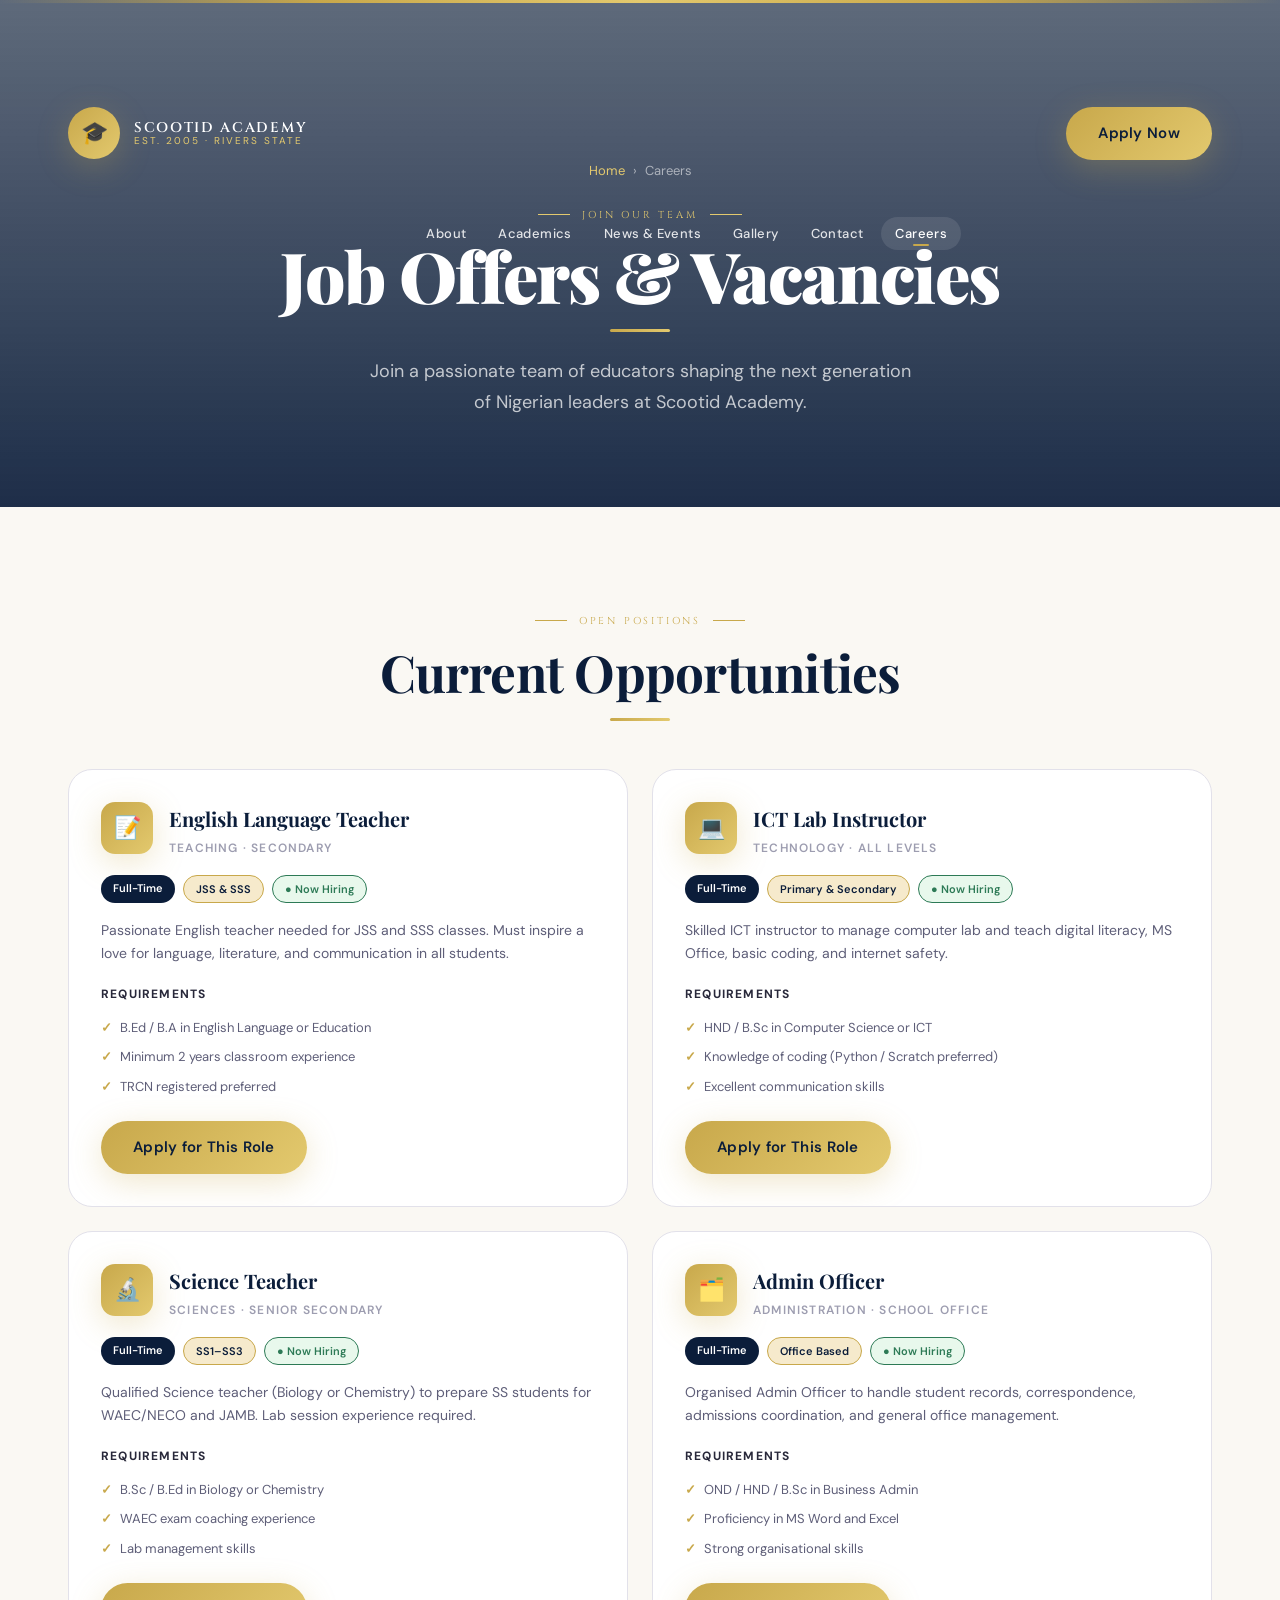
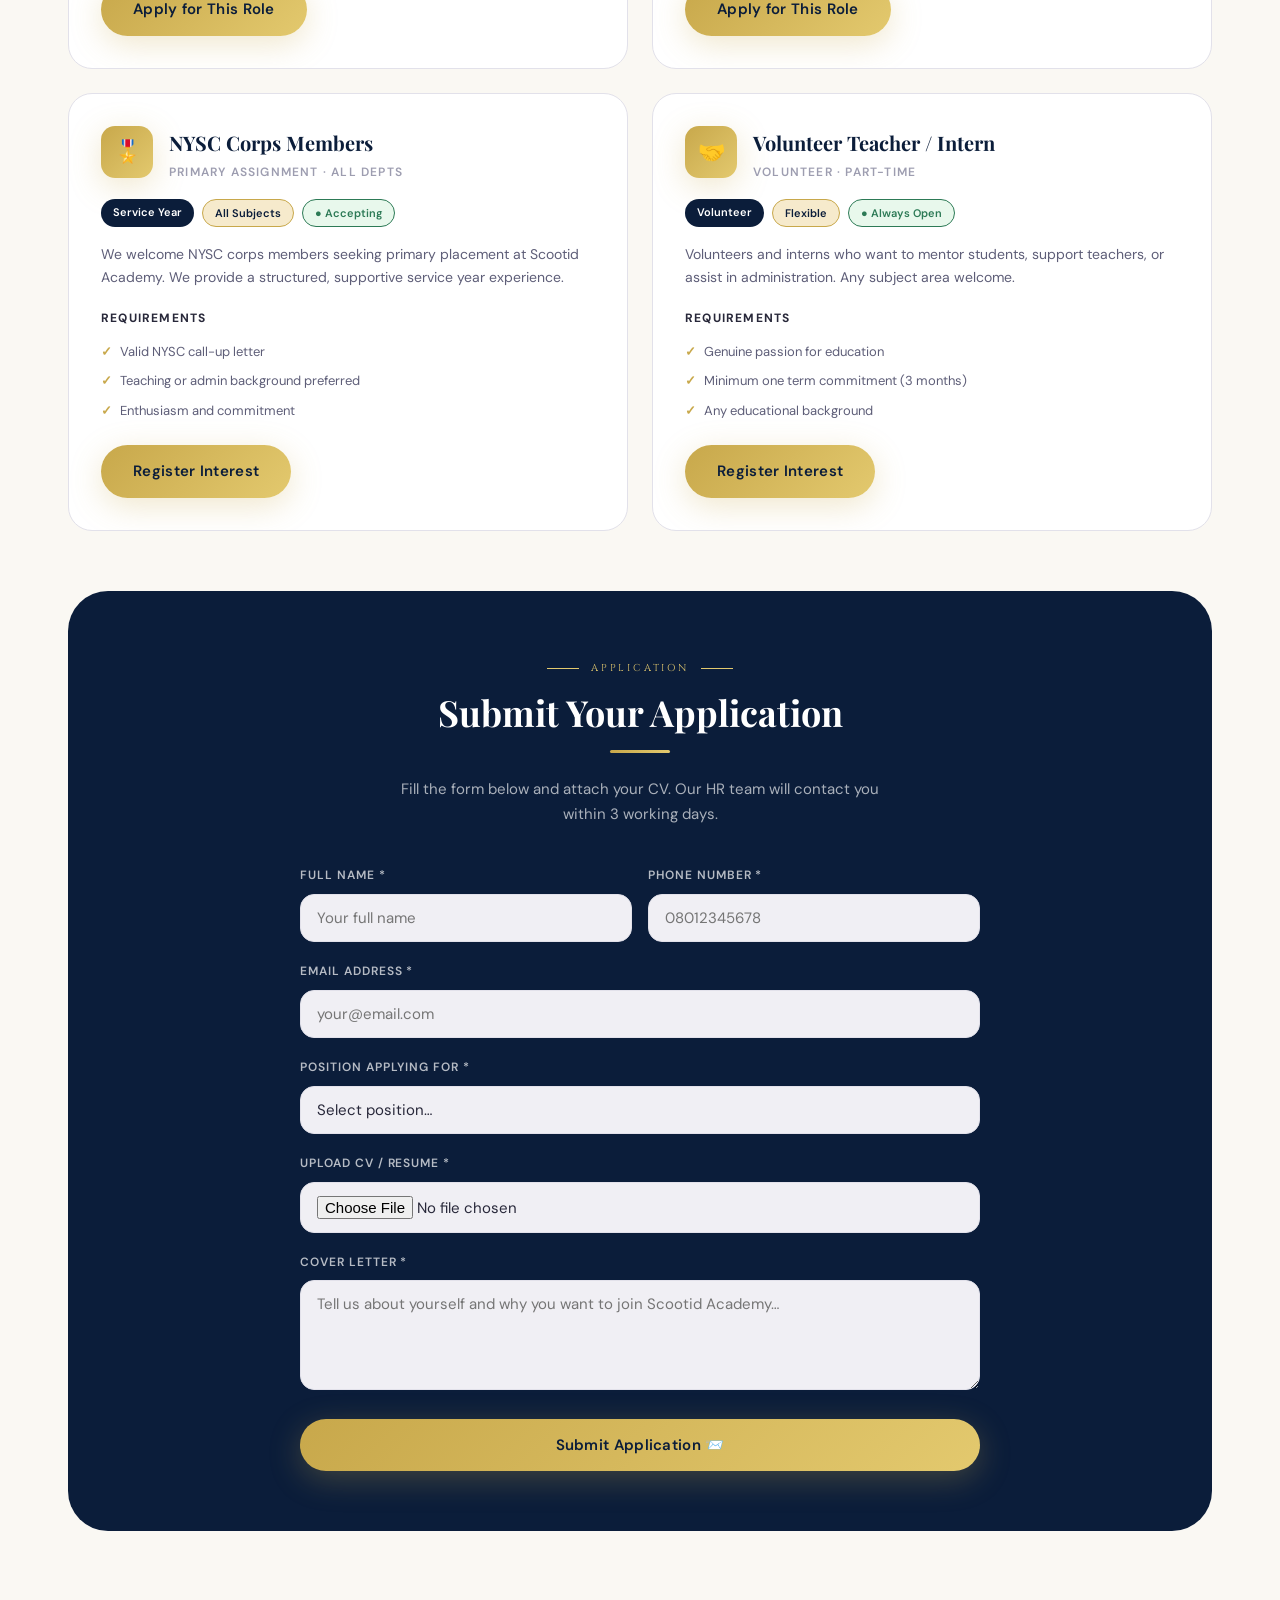
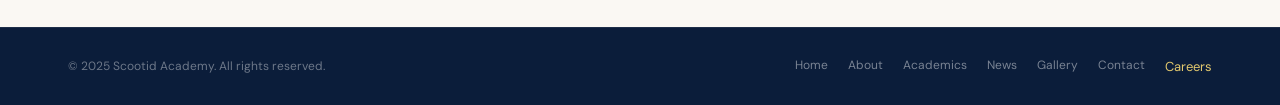
<file: pages/careers.html>
<!DOCTYPE html>
<html lang="en">
<head>
  <meta charset="UTF-8" />
  <meta name="viewport" content="width=device-width, initial-scale=1.0" />
  <title>Careers | Scootid Academy</title>
  <link rel="stylesheet" href="../css/variables.css" />
  <link rel="stylesheet" href="../css/base.css" />
  <link rel="stylesheet" href="../css/nav.css" />
  <link rel="stylesheet" href="../css/sections.css" />
  <link rel="stylesheet" href="../css/components.css" />
  <style>
    .page-hero {
      background: linear-gradient(to bottom,rgba(11,29,58,.65) 0%,rgba(11,29,58,.92) 100%),
        url('https://images.unsplash.com/photo-1562774053-701939374585?w=1400&q=80') center/cover no-repeat;
      padding:160px 0 90px;text-align:center;position:relative;
    }
    .page-hero::after { content:'';position:absolute;top:0;left:0;right:0;height:3px;background:linear-gradient(90deg,transparent,var(--gold),var(--gold-light),var(--gold),transparent); }
    .page-hero-content { position:relative;z-index:2; }
    .breadcrumb { display:flex;align-items:center;gap:8px;justify-content:center;font-size:13px;color:rgba(255,255,255,.55);margin-bottom:16px; }
    .breadcrumb a { color:var(--gold-light); }

    .jobs-grid { display:grid;grid-template-columns:repeat(2,1fr);gap:24px; }
    .job-card { background:var(--white);border-radius:var(--r-lg);border:1px solid var(--gray-200);padding:32px;transition:var(--transition);position:relative;overflow:hidden; }
    .job-card::before { content:'';position:absolute;top:0;left:0;width:4px;height:100%;background:linear-gradient(to bottom,var(--gold),var(--gold-light));transform:scaleY(0);transform-origin:top;transition:var(--transition); }
    .job-card:hover { border-color:var(--gold);box-shadow:var(--shadow-md);transform:translateY(-4px); }
    .job-card:hover::before { transform:scaleY(1); }
    .job-header { display:flex;align-items:flex-start;gap:16px;margin-bottom:16px; }
    .job-icon { width:52px;height:52px;border-radius:var(--r-md);background:linear-gradient(135deg,var(--gold),var(--gold-light));display:flex;align-items:center;justify-content:center;font-size:22px;flex-shrink:0;box-shadow:var(--shadow-gold); }
    .job-title { font-family:var(--font-heading);font-size:20px;font-weight:700;color:var(--navy);margin-bottom:4px; }
    .job-dept { font-size:12px;color:var(--gray-400);text-transform:uppercase;letter-spacing:.1em;font-weight:600; }
    .job-tags { display:flex;gap:8px;flex-wrap:wrap;margin-bottom:16px; }
    .job-tag { padding:4px 12px;border-radius:var(--r-full);font-size:11px;font-weight:600; }
    .tag-type { background:var(--navy);color:var(--white); }
    .tag-level { background:var(--gold-pale);color:var(--navy);border:1px solid var(--gold); }
    .tag-open { background:#e8f8ec;color:var(--success);border:1px solid var(--success); }
    .job-desc { font-size:14px;color:var(--gray-600);line-height:1.65;margin-bottom:20px; }
    .req-title { font-size:12px;font-weight:700;text-transform:uppercase;letter-spacing:.1em;color:var(--gray-800);margin-bottom:8px; }
    .req-item { font-size:13px;color:var(--gray-600);padding:4px 0;display:flex;align-items:center;gap:8px; }
    .req-item::before { content:'✓';color:var(--gold);font-weight:700; }

    .apply-section { background:var(--navy);border-radius:var(--r-xl);padding:60px 52px;margin-top:60px; }
    @media(max-width:768px) { .jobs-grid { grid-template-columns:1fr; } .apply-section { padding:36px 24px; } }
  </style>
</head>
<body>

  <nav id="navbar" role="navigation">
    <div class="container">
      <div class="nav-inner">
        <a href="../index.html" class="nav-logo">
          <div class="nav-logo-crest">🎓</div>
          <div class="nav-logo-text">
            <span class="nav-logo-name">Scootid Academy</span>
            <span class="nav-logo-tagline">Est. 2005 · Rivers State</span>
          </div>
        </a>
        <ul class="nav-links">
          <li><a href="about.html"     class="nav-link">About</a></li>
          <li><a href="academics.html" class="nav-link">Academics</a></li>
          <li><a href="news.html"      class="nav-link">News &amp; Events</a></li>
          <li><a href="gallery.html"   class="nav-link">Gallery</a></li>
          <li><a href="contact.html"   class="nav-link">Contact</a></li>
          <li><a href="careers.html"   class="nav-link active">Careers</a></li>
        </ul>
        <div class="nav-actions">
          <a href="contact.html" class="btn btn-primary">Apply Now</a>
          <button class="hamburger" id="hamburger" aria-label="Open menu"><span></span><span></span><span></span></button>
        </div>
      </div>
    </div>
  </nav>
  <div class="mobile-menu" id="mobile-menu">
    <button class="mobile-menu-close" id="mobile-close">✕</button>
    <a href="about.html"     class="mobile-nav-link">About</a>
    <a href="academics.html" class="mobile-nav-link">Academics</a>
    <a href="news.html"      class="mobile-nav-link">News &amp; Events</a>
    <a href="gallery.html"   class="mobile-nav-link">Gallery</a>
    <a href="contact.html"   class="mobile-nav-link">Contact</a>
    <a href="careers.html"   class="mobile-nav-link">Careers</a>
    <div class="mobile-menu-bottom"><a href="contact.html" class="btn btn-primary">Apply Now</a></div>
  </div>

  <div class="page-hero">
    <div class="container page-hero-content">
      <nav class="breadcrumb"><a href="../index.html">Home</a><span>›</span><span>Careers</span></nav>
      <div class="section-tag light">Join Our Team</div>
      <h1 class="heading-xl text-white" style="margin-bottom:16px;">Job Offers &amp; Vacancies</h1>
      <div class="gold-divider center"></div>
      <p class="body-lg" style="color:rgba(255,255,255,.72);max-width:560px;margin:0 auto;">Join a passionate team of educators shaping the next generation of Nigerian leaders at Scootid Academy.</p>
    </div>
  </div>

  <section class="section">
    <div class="container">
      <div style="text-align:center;margin-bottom:48px;" class="reveal">
        <div class="section-tag">Open Positions</div>
        <h2 class="heading-lg text-navy">Current Opportunities</h2>
        <div class="gold-divider center"></div>
      </div>

      <div class="jobs-grid">
        <div class="job-card reveal">
          <div class="job-header"><div class="job-icon">📝</div><div><div class="job-title">English Language Teacher</div><div class="job-dept">Teaching · Secondary</div></div></div>
          <div class="job-tags"><span class="job-tag tag-type">Full-Time</span><span class="job-tag tag-level">JSS &amp; SSS</span><span class="job-tag tag-open">● Now Hiring</span></div>
          <p class="job-desc">Passionate English teacher needed for JSS and SSS classes. Must inspire a love for language, literature, and communication in all students.</p>
          <div class="req-title">Requirements</div>
          <div class="req-item">B.Ed / B.A in English Language or Education</div>
          <div class="req-item">Minimum 2 years classroom experience</div>
          <div class="req-item">TRCN registered preferred</div>
          <div style="margin-top:20px;"><a href="#apply-form" class="btn btn-primary">Apply for This Role</a></div>
        </div>

        <div class="job-card reveal delay-1">
          <div class="job-header"><div class="job-icon">💻</div><div><div class="job-title">ICT Lab Instructor</div><div class="job-dept">Technology · All Levels</div></div></div>
          <div class="job-tags"><span class="job-tag tag-type">Full-Time</span><span class="job-tag tag-level">Primary &amp; Secondary</span><span class="job-tag tag-open">● Now Hiring</span></div>
          <p class="job-desc">Skilled ICT instructor to manage computer lab and teach digital literacy, MS Office, basic coding, and internet safety.</p>
          <div class="req-title">Requirements</div>
          <div class="req-item">HND / B.Sc in Computer Science or ICT</div>
          <div class="req-item">Knowledge of coding (Python / Scratch preferred)</div>
          <div class="req-item">Excellent communication skills</div>
          <div style="margin-top:20px;"><a href="#apply-form" class="btn btn-primary">Apply for This Role</a></div>
        </div>

        <div class="job-card reveal delay-2">
          <div class="job-header"><div class="job-icon">🔬</div><div><div class="job-title">Science Teacher</div><div class="job-dept">Sciences · Senior Secondary</div></div></div>
          <div class="job-tags"><span class="job-tag tag-type">Full-Time</span><span class="job-tag tag-level">SS1–SS3</span><span class="job-tag tag-open">● Now Hiring</span></div>
          <p class="job-desc">Qualified Science teacher (Biology or Chemistry) to prepare SS students for WAEC/NECO and JAMB. Lab session experience required.</p>
          <div class="req-title">Requirements</div>
          <div class="req-item">B.Sc / B.Ed in Biology or Chemistry</div>
          <div class="req-item">WAEC exam coaching experience</div>
          <div class="req-item">Lab management skills</div>
          <div style="margin-top:20px;"><a href="#apply-form" class="btn btn-primary">Apply for This Role</a></div>
        </div>

        <div class="job-card reveal delay-3">
          <div class="job-header"><div class="job-icon">🗂️</div><div><div class="job-title">Admin Officer</div><div class="job-dept">Administration · School Office</div></div></div>
          <div class="job-tags"><span class="job-tag tag-type">Full-Time</span><span class="job-tag tag-level">Office Based</span><span class="job-tag tag-open">● Now Hiring</span></div>
          <p class="job-desc">Organised Admin Officer to handle student records, correspondence, admissions coordination, and general office management.</p>
          <div class="req-title">Requirements</div>
          <div class="req-item">OND / HND / B.Sc in Business Admin</div>
          <div class="req-item">Proficiency in MS Word and Excel</div>
          <div class="req-item">Strong organisational skills</div>
          <div style="margin-top:20px;"><a href="#apply-form" class="btn btn-primary">Apply for This Role</a></div>
        </div>

        <div class="job-card reveal">
          <div class="job-header"><div class="job-icon">🎖️</div><div><div class="job-title">NYSC Corps Members</div><div class="job-dept">Primary Assignment · All Depts</div></div></div>
          <div class="job-tags"><span class="job-tag tag-type">Service Year</span><span class="job-tag tag-level">All Subjects</span><span class="job-tag tag-open">● Accepting</span></div>
          <p class="job-desc">We welcome NYSC corps members seeking primary placement at Scootid Academy. We provide a structured, supportive service year experience.</p>
          <div class="req-title">Requirements</div>
          <div class="req-item">Valid NYSC call-up letter</div>
          <div class="req-item">Teaching or admin background preferred</div>
          <div class="req-item">Enthusiasm and commitment</div>
          <div style="margin-top:20px;"><a href="#apply-form" class="btn btn-primary">Register Interest</a></div>
        </div>

        <div class="job-card reveal delay-1">
          <div class="job-header"><div class="job-icon">🤝</div><div><div class="job-title">Volunteer Teacher / Intern</div><div class="job-dept">Volunteer · Part-Time</div></div></div>
          <div class="job-tags"><span class="job-tag tag-type">Volunteer</span><span class="job-tag tag-level">Flexible</span><span class="job-tag tag-open">● Always Open</span></div>
          <p class="job-desc">Volunteers and interns who want to mentor students, support teachers, or assist in administration. Any subject area welcome.</p>
          <div class="req-title">Requirements</div>
          <div class="req-item">Genuine passion for education</div>
          <div class="req-item">Minimum one term commitment (3 months)</div>
          <div class="req-item">Any educational background</div>
          <div style="margin-top:20px;"><a href="#apply-form" class="btn btn-primary">Register Interest</a></div>
        </div>
      </div>

      <!-- Application Form -->
      <div class="apply-section" id="apply-form">
        <div style="text-align:center;margin-bottom:40px;">
          <div class="section-tag light">Application</div>
          <h2 class="heading-md text-white">Submit Your Application</h2>
          <div class="gold-divider center"></div>
          <p style="color:rgba(255,255,255,.65);font-size:15px;max-width:480px;margin:0 auto;">Fill the form below and attach your CV. Our HR team will contact you within 3 working days.</p>
        </div>
        <form id="career-form" novalidate style="max-width:680px;margin:0 auto;">
          <div class="form-row">
            <div class="form-group">
              <label class="form-label" for="c-name" style="color:rgba(255,255,255,.7);">Full Name *</label>
              <input class="form-control" type="text" id="c-name" placeholder="Your full name" required />
            </div>
            <div class="form-group">
              <label class="form-label" for="c-phone" style="color:rgba(255,255,255,.7);">Phone Number *</label>
              <input class="form-control" type="tel" id="c-phone" placeholder="08012345678" required />
            </div>
          </div>
          <div class="form-group">
            <label class="form-label" for="c-email" style="color:rgba(255,255,255,.7);">Email Address *</label>
            <input class="form-control" type="email" id="c-email" placeholder="your@email.com" required />
          </div>
          <div class="form-group">
            <label class="form-label" for="c-pos" style="color:rgba(255,255,255,.7);">Position Applying For *</label>
            <select class="form-control" id="c-pos" required>
              <option value="" disabled selected>Select position…</option>
              <option>English Language Teacher</option>
              <option>ICT Lab Instructor</option>
              <option>Science Teacher</option>
              <option>Admin Officer</option>
              <option>NYSC Corps Member</option>
              <option>Volunteer / Intern</option>
              <option>Other</option>
            </select>
          </div>
          <div class="form-group">
            <label class="form-label" for="c-cv" style="color:rgba(255,255,255,.7);">Upload CV / Resume *</label>
            <input class="form-control" type="file" id="c-cv" accept=".pdf,.doc,.docx" required style="cursor:pointer;" />
          </div>
          <div class="form-group">
            <label class="form-label" for="c-cover" style="color:rgba(255,255,255,.7);">Cover Letter *</label>
            <textarea class="form-control" id="c-cover" rows="4" placeholder="Tell us about yourself and why you want to join Scootid Academy…" required></textarea>
          </div>
          <button type="submit" class="btn btn-primary" style="width:100%;justify-content:center;padding:16px;">Submit Application 📨</button>
        </form>
      </div>
    </div>
  </section>

  <footer style="background:var(--navy);padding:28px 0;border-top:1px solid rgba(255,255,255,.08);">
    <div class="container" style="display:flex;align-items:center;justify-content:space-between;flex-wrap:wrap;gap:16px;">
      <div style="font-size:12px;color:rgba(255,255,255,.4);">&copy; 2025 Scootid Academy. All rights reserved.</div>
      <div style="display:flex;gap:20px;flex-wrap:wrap;">
        <a href="../index.html"  class="footer-bottom-link">Home</a>
        <a href="about.html"    class="footer-bottom-link">About</a>
        <a href="academics.html" class="footer-bottom-link">Academics</a>
        <a href="news.html"     class="footer-bottom-link">News</a>
        <a href="gallery.html"  class="footer-bottom-link">Gallery</a>
        <a href="contact.html"  class="footer-bottom-link">Contact</a>
        <a href="careers.html"  style="color:var(--gold-light);font-size:13px;">Careers</a>
      </div>
    </div>
  </footer>
  <script src="../js/main.js"></script>
  <script>
    document.getElementById('career-form').addEventListener('submit',function(e){
      e.preventDefault();const btn=this.querySelector('[type="submit"]');
      btn.textContent='Submitting…';btn.disabled=true;
      setTimeout(()=>{btn.textContent='✓ Application Received!';btn.style.background='var(--success)';btn.style.color='#fff';this.reset();},2000);
    });
  </script>
</body>
</html>
</file>
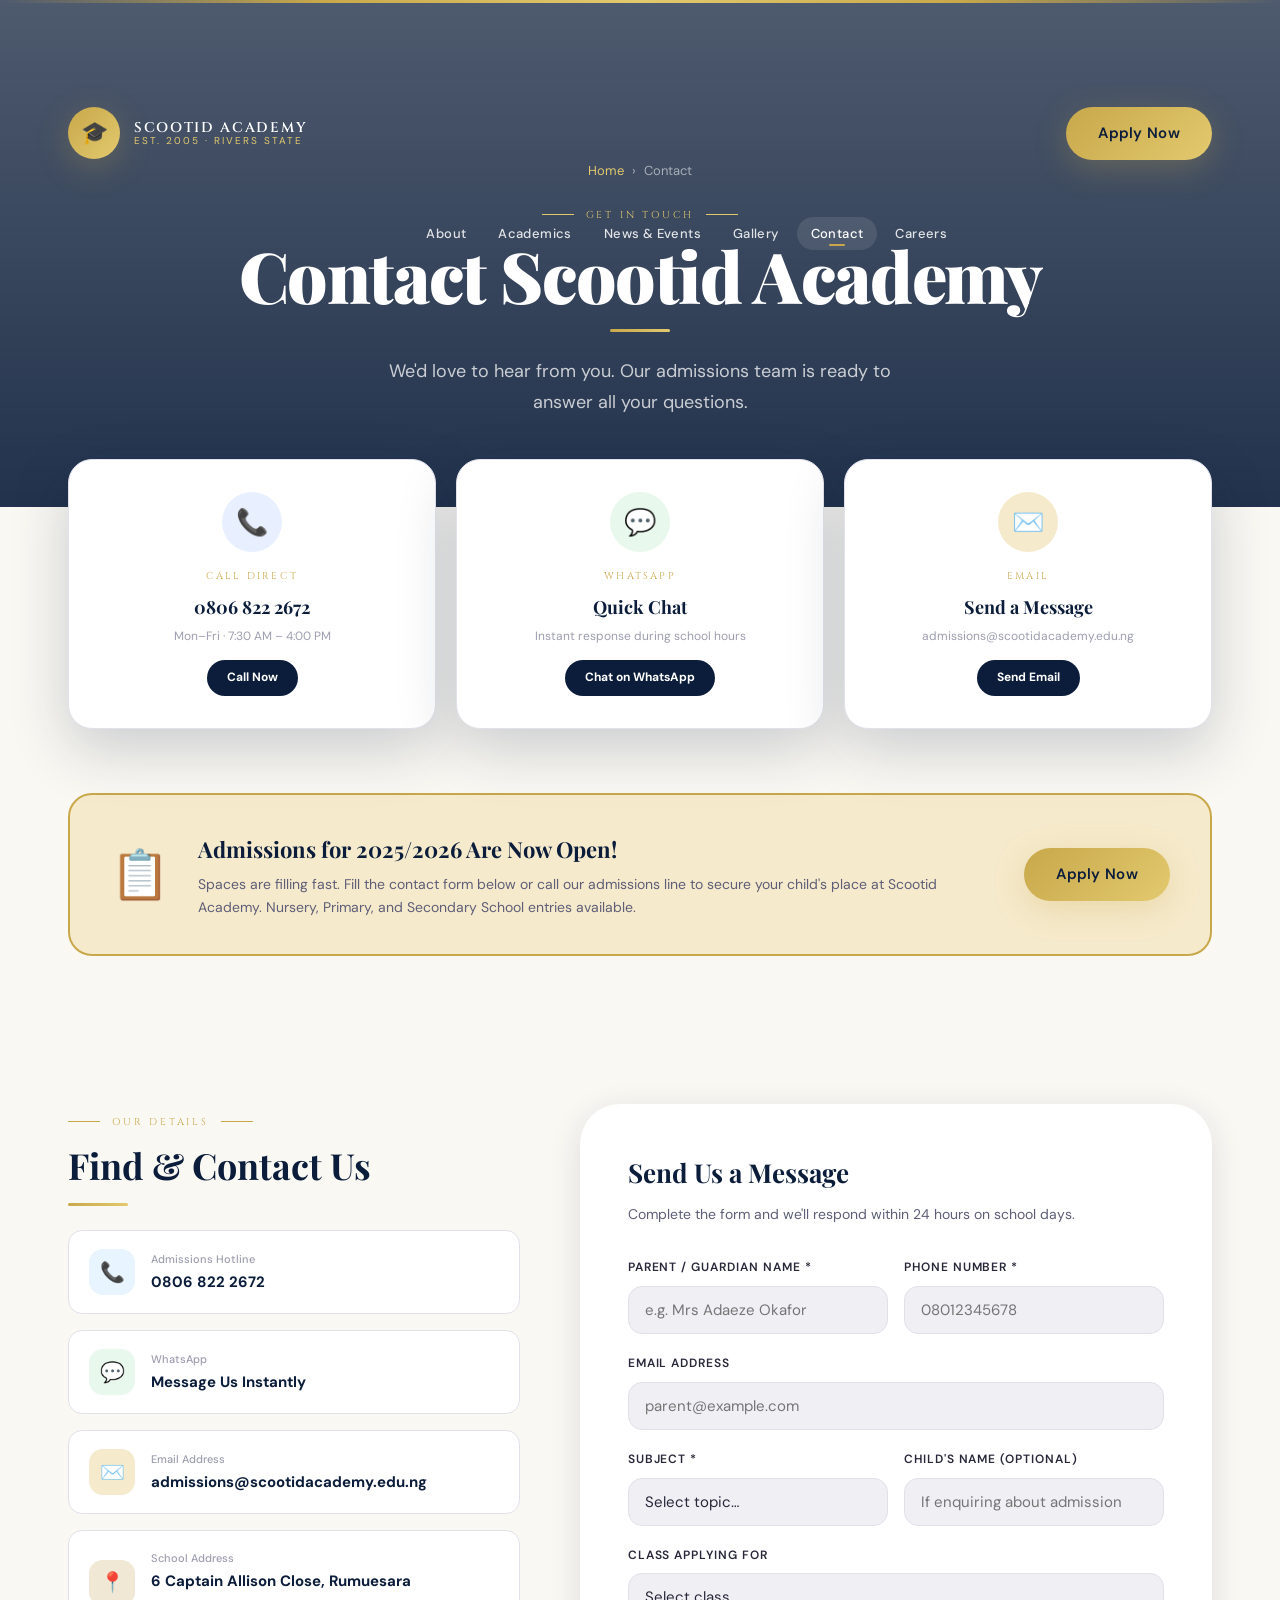
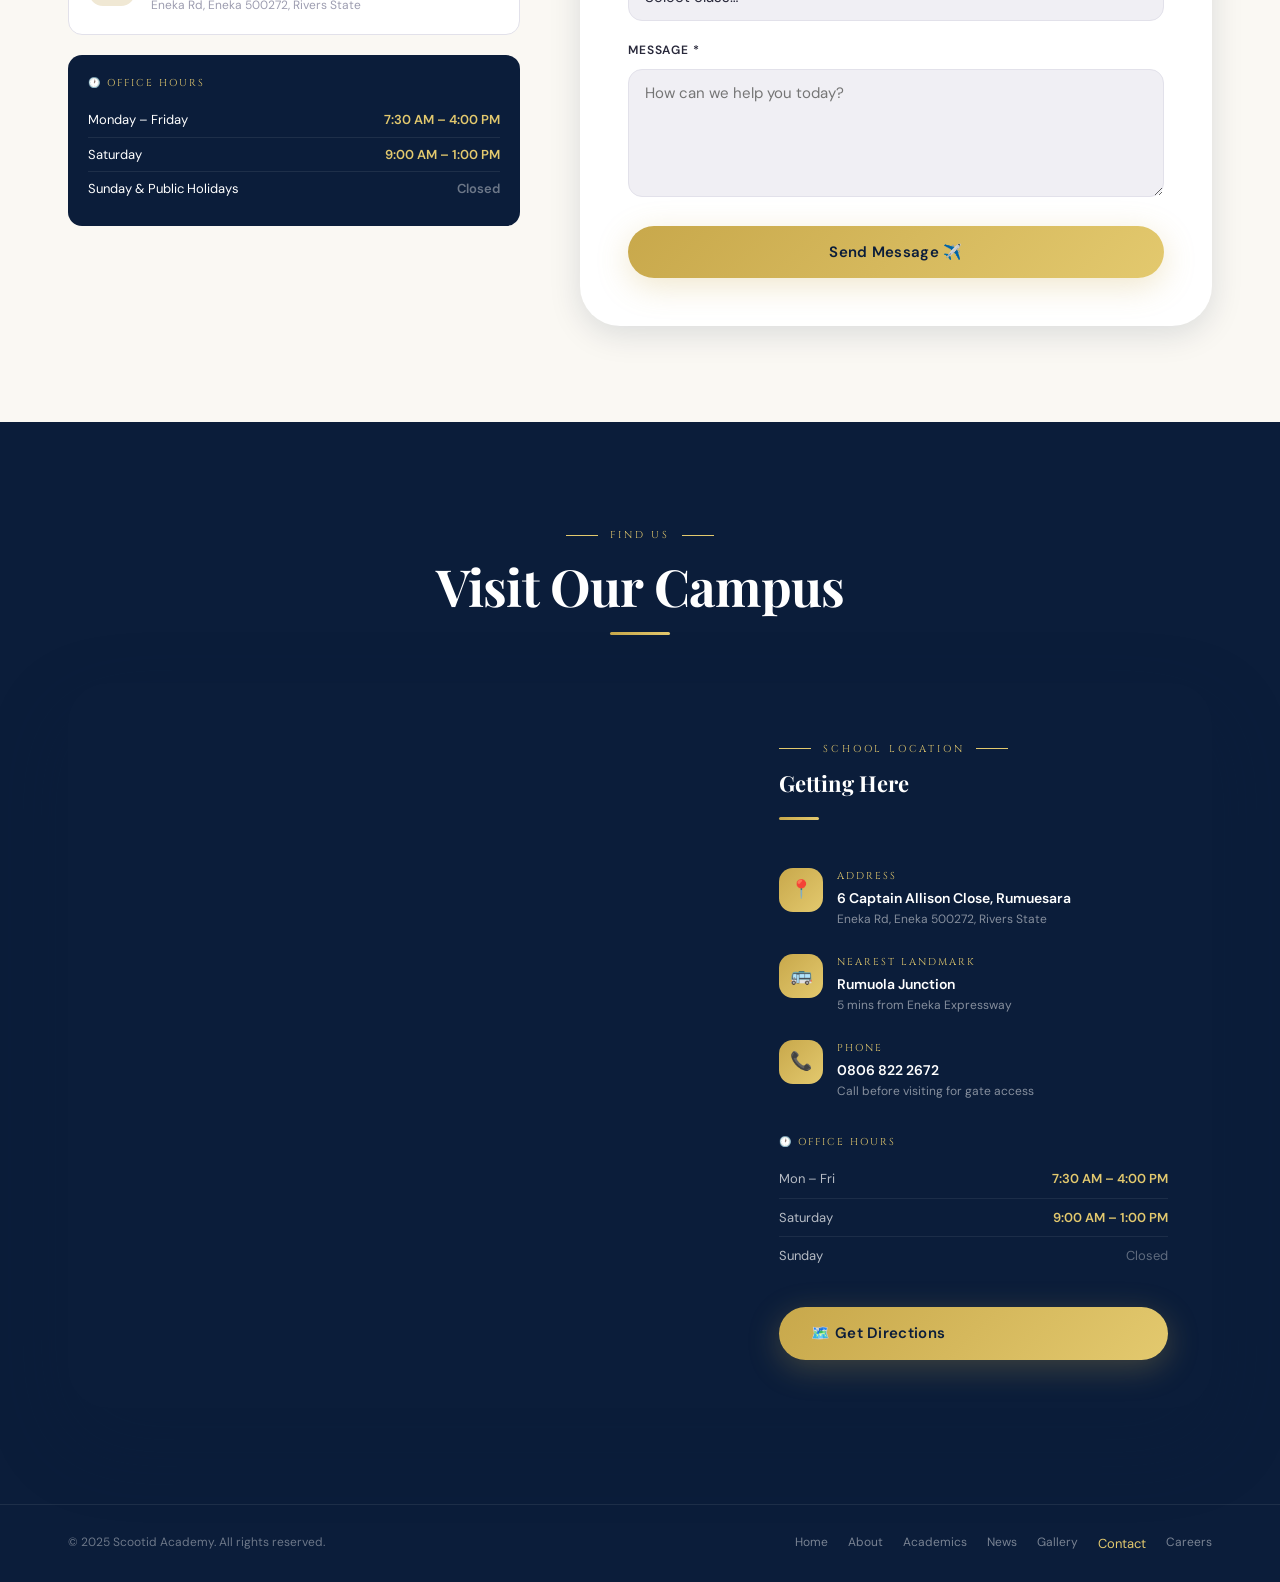
<file: pages/contact.html>
<!DOCTYPE html>
<html lang="en">
<head>
  <meta charset="UTF-8" />
  <meta name="viewport" content="width=device-width, initial-scale=1.0" />
  <meta name="description" content="Contact Scootid Academy. Reach our admissions team via phone, WhatsApp, email or our contact form. Located in Eneka, Rivers State." />
  <title>Contact Us | Scootid Academy</title>
  <link rel="stylesheet" href="../css/variables.css" />
  <link rel="stylesheet" href="../css/base.css" />
  <link rel="stylesheet" href="../css/nav.css" />
  <link rel="stylesheet" href="../css/sections.css" />
  <link rel="stylesheet" href="../css/components.css" />
  <style>
    .page-hero {
      background:
        linear-gradient(to bottom, rgba(11,29,58,0.72) 0%, rgba(11,29,58,0.90) 100%),
        url('https://images.unsplash.com/photo-1562774053-701939374585?w=1400&q=80') center/cover no-repeat;
      padding: 160px 0 90px;
      text-align: center;
      position: relative;
    }
    .page-hero::after {
      content: '';
      position: absolute; top: 0; left: 0; right: 0;
      height: 3px;
      background: linear-gradient(90deg, transparent, var(--gold), var(--gold-light), var(--gold), transparent);
    }
    .page-hero-content { position: relative; z-index: 2; }
    .breadcrumb {
      display: flex; align-items: center; gap: 8px;
      justify-content: center; font-size: 13px;
      color: rgba(255,255,255,0.55); margin-bottom: 16px;
    }
    .breadcrumb a { color: var(--gold-light); transition: var(--transition-fast); }
    .breadcrumb a:hover { color: var(--white); }

    /* CONTACT HERO CARDS */
    .contact-hero-cards {
      display: grid;
      grid-template-columns: repeat(3, 1fr);
      gap: 20px;
      margin-top: -48px;
      position: relative;
      z-index: 10;
      margin-bottom: 64px;
    }
    .contact-hero-card {
      background: var(--white);
      border-radius: var(--r-lg);
      padding: 32px 28px;
      text-align: center;
      box-shadow: var(--shadow-lg);
      border: 1px solid var(--gray-200);
      transition: var(--transition);
      text-decoration: none;
      display: block;
    }
    .contact-hero-card:hover {
      transform: translateY(-6px);
      box-shadow: var(--shadow-xl);
      border-color: var(--gold);
    }
    .chc-icon {
      width: 60px; height: 60px;
      border-radius: 50%;
      display: flex; align-items: center; justify-content: center;
      font-size: 26px;
      margin: 0 auto 16px;
    }
    .chc-icon-phone { background: #e8f0ff; }
    .chc-icon-whatsapp { background: #e8f8ec; }
    .chc-icon-email { background: var(--gold-pale); }
    .chc-label { font-family: var(--font-display); font-size: 10px; letter-spacing: 0.22em; text-transform: uppercase; color: var(--gold); margin-bottom: 8px; }
    .chc-value { font-family: var(--font-heading); font-size: 18px; font-weight: 700; color: var(--navy); margin-bottom: 4px; }
    .chc-sub { font-size: 12px; color: var(--gray-400); }
    .chc-btn {
      display: inline-block;
      margin-top: 14px;
      padding: 8px 20px;
      border-radius: var(--r-full);
      font-size: 12px;
      font-weight: 700;
      background: var(--navy);
      color: var(--white);
      transition: var(--transition-fast);
    }
    .contact-hero-card:hover .chc-btn { background: var(--gold); color: var(--navy); }

    /* MAP SECTION */
    .map-contact-grid {
      display: grid;
      grid-template-columns: 1.4fr 1fr;
      gap: 0;
      border-radius: var(--r-xl);
      overflow: hidden;
      box-shadow: var(--shadow-xl);
    }
    .map-embed { position: relative; }
    .map-embed iframe {
      width: 100%; height: 100%; min-height: 480px;
      border: none; display: block;
    }
    .map-info {
      background: var(--navy);
      padding: 48px 44px;
      display: flex; flex-direction: column; justify-content: center; gap: 24px;
    }
    .map-info-item { display: flex; align-items: flex-start; gap: 14px; }
    .map-info-icon {
      width: 44px; height: 44px; border-radius: var(--r-md);
      background: linear-gradient(135deg, var(--gold), var(--gold-light));
      display: flex; align-items: center; justify-content: center;
      font-size: 18px; flex-shrink: 0;
    }
    .map-info-label { font-family: var(--font-display); font-size: 10px; letter-spacing: 0.2em; text-transform: uppercase; color: var(--gold-light); margin-bottom: 4px; }
    .map-info-value { font-size: 14px; font-weight: 600; color: var(--white); line-height: 1.4; }
    .map-info-sub { font-size: 12px; color: rgba(255,255,255,0.5); margin-top: 2px; }

    /* OFFICE HOURS TABLE */
    .hours-table { width: 100%; margin-top: 10px; }
    .hours-row {
      display: flex; justify-content: space-between;
      font-size: 13px; padding: 8px 0;
      border-bottom: 1px solid rgba(255,255,255,0.07);
      color: rgba(255,255,255,0.7);
    }
    .hours-row:last-child { border-bottom: none; }
    .hours-row .open { color: var(--gold-light); font-weight: 600; }
    .hours-row .closed { color: rgba(255,255,255,0.35); }

    /* ADMISSIONS CALLOUT */
    .admissions-callout {
      background: var(--gold-pale);
      border: 2px solid var(--gold);
      border-radius: var(--r-lg);
      padding: 36px 40px;
      display: flex;
      align-items: center;
      gap: 28px;
      margin-bottom: 52px;
    }
    .admissions-callout-icon { font-size: 48px; flex-shrink: 0; }
    .admissions-callout-title { font-family: var(--font-heading); font-size: 22px; font-weight: 700; color: var(--navy); margin-bottom: 6px; }
    .admissions-callout-text { font-size: 14px; color: var(--gray-600); line-height: 1.6; }

    @media (max-width: 900px) {
      .contact-hero-cards { grid-template-columns: 1fr; margin-top: 32px; }
      .map-contact-grid { grid-template-columns: 1fr; }
      .map-info { padding: 36px 24px; }
      .admissions-callout { flex-direction: column; text-align: center; padding: 28px 24px; }
    }
  </style>
</head>
<body>

  <!-- NAVBAR -->
  <nav id="navbar" role="navigation">
    <div class="container">
      <div class="nav-inner">
        <a href="../index.html" class="nav-logo" aria-label="Scootid Academy Home">
          <div class="nav-logo-crest">🎓</div>
          <div class="nav-logo-text">
            <span class="nav-logo-name">Scootid Academy</span>
            <span class="nav-logo-tagline">Est. 2005 · Rivers State</span>
          </div>
        </a>
        <ul class="nav-links" role="list">
          <li><a href="about.html"     class="nav-link">About</a></li>
          <li><a href="academics.html" class="nav-link">Academics</a></li>
          <li><a href="news.html"      class="nav-link">News &amp; Events</a></li>
          <li><a href="gallery.html"   class="nav-link">Gallery</a></li>
          <li><a href="contact.html"   class="nav-link active">Contact</a></li>
          <li><a href="careers.html"   class="nav-link">Careers</a></li>
        </ul>
        <div class="nav-actions">
          <a href="contact.html" class="btn btn-primary">Apply Now</a>
          <button class="hamburger" id="hamburger" aria-label="Open menu">
            <span></span><span></span><span></span>
          </button>
        </div>
      </div>
    </div>
  </nav>

  <div class="mobile-menu" id="mobile-menu">
    <button class="mobile-menu-close" id="mobile-close">✕</button>
    <a href="about.html"     class="mobile-nav-link">About</a>
    <a href="academics.html" class="mobile-nav-link">Academics</a>
    <a href="news.html"      class="mobile-nav-link">News &amp; Events</a>
    <a href="gallery.html"   class="mobile-nav-link">Gallery</a>
    <a href="contact.html"   class="mobile-nav-link">Contact</a>
    <a href="careers.html"   class="mobile-nav-link">Careers</a>
    <div class="mobile-menu-bottom">
      <a href="contact.html" class="btn btn-primary">Apply Now</a>
    </div>
  </div>


  <!-- PAGE HERO -->
  <div class="page-hero" role="banner">
    <div class="container page-hero-content">
      <nav class="breadcrumb" aria-label="Breadcrumb">
        <a href="../index.html">Home</a>
        <span>›</span>
        <span aria-current="page">Contact</span>
      </nav>
      <div class="section-tag light">Get In Touch</div>
      <h1 class="heading-xl text-white" style="margin-bottom:16px;">Contact Scootid Academy</h1>
      <div class="gold-divider center"></div>
      <p class="body-lg" style="color:rgba(255,255,255,0.75); max-width:520px; margin:0 auto;">
        We'd love to hear from you. Our admissions team is ready to answer all your questions.
      </p>
    </div>
  </div>


  <div class="container">
    <!-- Quick Contact Cards -->
    <div class="contact-hero-cards">
      <a href="tel:+2348068222672" class="contact-hero-card reveal delay-1" aria-label="Call us">
        <div class="chc-icon chc-icon-phone">📞</div>
        <div class="chc-label">Call Direct</div>
        <div class="chc-value">0806 822 2672</div>
        <div class="chc-sub">Mon–Fri · 7:30 AM – 4:00 PM</div>
        <span class="chc-btn">Call Now</span>
      </a>
      <a href="https://wa.me/2348068222672?text=Hello%2C+I+am+interested+in+Scootid+Academy." target="_blank" rel="noopener noreferrer" class="contact-hero-card reveal delay-2" aria-label="WhatsApp chat">
        <div class="chc-icon chc-icon-whatsapp">💬</div>
        <div class="chc-label">WhatsApp</div>
        <div class="chc-value">Quick Chat</div>
        <div class="chc-sub">Instant response during school hours</div>
        <span class="chc-btn">Chat on WhatsApp</span>
      </a>
      <a href="mailto:admissions@scootidacademy.edu.ng" class="contact-hero-card reveal delay-3" aria-label="Email us">
        <div class="chc-icon chc-icon-email">✉️</div>
        <div class="chc-label">Email</div>
        <div class="chc-value">Send a Message</div>
        <div class="chc-sub">admissions@scootidacademy.edu.ng</div>
        <span class="chc-btn">Send Email</span>
      </a>
    </div>
  </div>


  <!-- ADMISSIONS CALLOUT -->
  <section class="section" style="padding-top:0;" aria-label="Admissions callout">
    <div class="container">
      <div class="admissions-callout reveal">
        <div class="admissions-callout-icon">📋</div>
        <div>
          <div class="admissions-callout-title">Admissions for 2025/2026 Are Now Open!</div>
          <p class="admissions-callout-text">Spaces are filling fast. Fill the contact form below or call our admissions line to secure your child's place at Scootid Academy. Nursery, Primary, and Secondary School entries available.</p>
        </div>
        <a href="#contact-form" class="btn btn-primary" style="flex-shrink:0;">Apply Now</a>
      </div>
    </div>
  </section>


  <!-- CONTACT FORM + SIDEBAR -->
  <section class="section" style="padding-top:0;" aria-labelledby="form-title">
    <div class="container">
      <div class="contact-grid">

        <!-- Left Info -->
        <div class="reveal-left">
          <div class="section-tag">Our Details</div>
          <h2 class="heading-md text-navy" id="form-title" style="margin-bottom:8px;">Find &amp; Contact Us</h2>
          <div class="gold-divider"></div>

          <div class="contact-channels" style="margin-top:16px;">
            <a href="tel:+2348068222672" class="contact-channel" aria-label="Call us">
              <div class="channel-icon channel-phone">📞</div>
              <div>
                <div class="channel-label">Admissions Hotline</div>
                <div class="channel-value">0806 822 2672</div>
              </div>
            </a>
            <a href="https://wa.me/2348068222672" target="_blank" rel="noopener noreferrer" class="contact-channel" aria-label="WhatsApp">
              <div class="channel-icon channel-whatsapp">💬</div>
              <div>
                <div class="channel-label">WhatsApp</div>
                <div class="channel-value">Message Us Instantly</div>
              </div>
            </a>
            <a href="mailto:admissions@scootidacademy.edu.ng" class="contact-channel" aria-label="Email">
              <div class="channel-icon channel-email">✉️</div>
              <div>
                <div class="channel-label">Email Address</div>
                <div class="channel-value">admissions@scootidacademy.edu.ng</div>
              </div>
            </a>
            <div class="contact-channel" style="cursor:default;">
              <div class="channel-icon" style="background:#f0e8d4;">📍</div>
              <div>
                <div class="channel-label">School Address</div>
                <div class="channel-value">6 Captain Allison Close, Rumuesara</div>
                <div style="font-size:12px;color:var(--gray-400);margin-top:2px;">Eneka Rd, Eneka 500272, Rivers State</div>
              </div>
            </div>
          </div>

          <div class="office-hours" style="margin-top:20px;" role="region" aria-label="Office hours">
            <div class="office-hours-title">🕐 Office Hours</div>
            <div class="office-hour-row"><span>Monday – Friday</span><span>7:30 AM – 4:00 PM</span></div>
            <div class="office-hour-row"><span>Saturday</span><span>9:00 AM – 1:00 PM</span></div>
            <div class="office-hour-row"><span>Sunday &amp; Public Holidays</span><span style="color:rgba(255,255,255,0.4);">Closed</span></div>
          </div>
        </div>

        <!-- Contact Form -->
        <div class="reveal-right">
          <form class="contact-form" id="contact-form" novalidate aria-label="Contact form">
            <h3 class="form-title">Send Us a Message</h3>
            <p class="form-sub">Complete the form and we'll respond within 24 hours on school days.</p>

            <div class="form-row">
              <div class="form-group">
                <label class="form-label" for="f-name">Parent / Guardian Name *</label>
                <input class="form-control" type="text" id="f-name" placeholder="e.g. Mrs Adaeze Okafor" required autocomplete="name" />
              </div>
              <div class="form-group">
                <label class="form-label" for="f-phone">Phone Number *</label>
                <input class="form-control" type="tel" id="f-phone" placeholder="08012345678" required autocomplete="tel" />
              </div>
            </div>

            <div class="form-group">
              <label class="form-label" for="f-email">Email Address</label>
              <input class="form-control" type="email" id="f-email" placeholder="parent@example.com" autocomplete="email" />
            </div>

            <div class="form-row">
              <div class="form-group">
                <label class="form-label" for="f-subject">Subject *</label>
                <select class="form-control" id="f-subject" required>
                  <option value="" disabled selected>Select topic…</option>
                  <option>Admissions Enquiry</option>
                  <option>School Fees</option>
                  <option>Academic Programme</option>
                  <option>Campus Visit</option>
                  <option>Career / Employment</option>
                  <option>General Enquiry</option>
                </select>
              </div>
              <div class="form-group">
                <label class="form-label" for="f-child">Child's Name (optional)</label>
                <input class="form-control" type="text" id="f-child" placeholder="If enquiring about admission" />
              </div>
            </div>

            <div class="form-group">
              <label class="form-label" for="f-class">Class Applying For</label>
              <select class="form-control" id="f-class">
                <option value="" disabled selected>Select class…</option>
                <option>Crèche / Nursery 1–2</option>
                <option>Primary 1–6</option>
                <option>JSS 1–3</option>
                <option>SSS 1–3</option>
              </select>
            </div>

            <div class="form-group">
              <label class="form-label" for="f-message">Message *</label>
              <textarea class="form-control" id="f-message" rows="5" placeholder="How can we help you today?" required></textarea>
            </div>

            <button type="submit" class="btn btn-primary" style="width:100%;justify-content:center;padding:16px;" aria-label="Submit form">
              Send Message ✈️
            </button>
          </form>
        </div>
      </div>
    </div>
  </section>


  <!-- MAP SECTION -->
  <section class="section" style="background:var(--navy);" aria-labelledby="map-title">
    <div class="container">
      <div style="text-align:center; margin-bottom:48px;" class="reveal">
        <div class="section-tag light">Find Us</div>
        <h2 class="heading-lg text-white" id="map-title">Visit Our Campus</h2>
        <div class="gold-divider center"></div>
      </div>

      <div class="map-contact-grid reveal">
        <div class="map-embed">
          <iframe
            src="https://www.google.com/maps/embed?pb=!1m18!1m12!1m3!1d3975.123456789!2d7.0511!3d4.8156!2m3!1f0!2f0!3f0!3m2!1i1024!2i768!4f13.1!3m3!1m2!1s0x0%3A0x0!2zScootid+Academy!5e0!3m2!1sen!2sng!4v1234567890"
            allowfullscreen
            loading="lazy"
            referrerpolicy="no-referrer-when-downgrade"
            title="Scootid Academy on Google Maps"
          ></iframe>
        </div>
        <div class="map-info">
          <div>
            <div class="section-tag light" style="margin-bottom:8px;">School Location</div>
            <h3 style="font-family:var(--font-heading);font-size:22px;font-weight:700;color:var(--white);margin-bottom:4px;">Getting Here</h3>
            <div class="gold-divider" style="width:40px;"></div>
          </div>
          <div class="map-info-item">
            <div class="map-info-icon">📍</div>
            <div>
              <div class="map-info-label">Address</div>
              <div class="map-info-value">6 Captain Allison Close, Rumuesara</div>
              <div class="map-info-sub">Eneka Rd, Eneka 500272, Rivers State</div>
            </div>
          </div>
          <div class="map-info-item">
            <div class="map-info-icon">🚌</div>
            <div>
              <div class="map-info-label">Nearest Landmark</div>
              <div class="map-info-value">Rumuola Junction</div>
              <div class="map-info-sub">5 mins from Eneka Expressway</div>
            </div>
          </div>
          <div class="map-info-item">
            <div class="map-info-icon">📞</div>
            <div>
              <div class="map-info-label">Phone</div>
              <div class="map-info-value">0806 822 2672</div>
              <div class="map-info-sub">Call before visiting for gate access</div>
            </div>
          </div>

          <div style="margin-top:8px;">
            <div class="map-info-label" style="margin-bottom:10px;">🕐 Office Hours</div>
            <div class="hours-table">
              <div class="hours-row"><span>Mon – Fri</span><span class="open">7:30 AM – 4:00 PM</span></div>
              <div class="hours-row"><span>Saturday</span><span class="open">9:00 AM – 1:00 PM</span></div>
              <div class="hours-row"><span>Sunday</span><span class="closed">Closed</span></div>
            </div>
          </div>

          <a href="https://www.google.com/maps/dir/?api=1&destination=6+Captain+Allison+Close,+Rumuesara,+Eneka+Road,+Eneka,+Rivers+State,+Nigeria"
             target="_blank" rel="noopener noreferrer"
             class="btn btn-primary" style="margin-top:8px;"
             aria-label="Get directions">
            🗺️ Get Directions
          </a>
        </div>
      </div>
    </div>
  </section>


  <!-- FOOTER -->
  <footer style="background:var(--navy); padding:28px 0; border-top:1px solid rgba(255,255,255,0.08);">
    <div class="container" style="display:flex;align-items:center;justify-content:space-between;flex-wrap:wrap;gap:16px;">
      <div style="font-size:12px;color:rgba(255,255,255,0.4);">&copy; 2025 Scootid Academy. All rights reserved.</div>
      <div style="display:flex;gap:20px;flex-wrap:wrap;">
        <a href="../index.html"  class="footer-bottom-link">Home</a>
        <a href="about.html"    class="footer-bottom-link">About</a>
        <a href="academics.html" class="footer-bottom-link">Academics</a>
        <a href="news.html"     class="footer-bottom-link">News</a>
        <a href="gallery.html"  class="footer-bottom-link">Gallery</a>
        <a href="contact.html"  style="color:var(--gold-light);font-size:13px;">Contact</a>
        <a href="careers.html"  class="footer-bottom-link">Careers</a>
      </div>
    </div>
  </footer>

  <script src="../js/main.js"></script>
</body>
</html>
</file>
<file: css/variables.css>
/* =============================================
   ENEKA ROYAL ACADEMY — DESIGN TOKENS
   ============================================= */

@import url('https://fonts.googleapis.com/css2?family=Playfair+Display:ital,wght@0,400;0,600;0,700;0,900;1,400&family=DM+Sans:opsz,wght@9..40,300;9..40,400;9..40,500;9..40,600&family=Cinzel:wght@400;600;700&display=swap');

:root {
  /* — Colors — */
  --navy:        #0b1d3a;
  --navy-mid:    #142448;
  --navy-light:  #1c3260;
  --navy-glow:   rgba(11,29,58,0.72);
  --gold:        #c8a84b;
  --gold-light:  #e3c96e;
  --gold-pale:   #f6eacc;
  --gold-glow:   rgba(200,168,75,0.20);
  --cream:       #faf8f3;
  --white:       #ffffff;
  --off-white:   #f4f2ed;
  --gray-100:    #f0eff4;
  --gray-200:    #e2e1ea;
  --gray-400:    #9d9db0;
  --gray-600:    #5e5e78;
  --gray-800:    #28283a;
  --success:     #2d7a56;
  --danger:      #c0392b;

  /* — Fonts — */
  --font-display: 'Cinzel', serif;
  --font-heading: 'Playfair Display', serif;
  --font-body:    'DM Sans', sans-serif;

  /* — Spacing — */
  --space-xs:  8px;
  --space-sm:  16px;
  --space-md:  32px;
  --space-lg:  64px;
  --space-xl:  96px;
  --space-2xl: 128px;

  /* — Border Radius — */
  --r-sm:  6px;
  --r-md:  14px;
  --r-lg:  24px;
  --r-xl:  40px;
  --r-full: 9999px;

  /* — Shadows — */
  --shadow-sm:   0 2px 12px rgba(11,29,58,0.08);
  --shadow-md:   0 8px 32px rgba(11,29,58,0.13);
  --shadow-lg:   0 20px 60px rgba(11,29,58,0.20);
  --shadow-xl:   0 32px 80px rgba(11,29,58,0.28);
  --shadow-gold: 0 8px 32px rgba(200,168,75,0.28);

  /* — Transitions — */
  --ease:      cubic-bezier(0.4, 0, 0.2, 1);
  --ease-out:  cubic-bezier(0, 0, 0.2, 1);
  --ease-in:   cubic-bezier(0.4, 0, 1, 1);
  --transition: all 0.36s var(--ease);
  --transition-fast: all 0.18s var(--ease);
}
</file>
<file: css/base.css>
/* =============================================
   RESET & BASE
   ============================================= */

*, *::before, *::after {
  box-sizing: border-box;
  margin: 0;
  padding: 0;
}

html {
  scroll-behavior: smooth;
  font-size: 16px;
}

body {
  font-family: var(--font-body);
  background: var(--cream);
  color: var(--gray-800);
  overflow-x: hidden;
  line-height: 1.65;
  -webkit-font-smoothing: antialiased;
  -moz-osx-font-smoothing: grayscale;
}

img, video {
  display: block;
  max-width: 100%;
  height: auto;
}

a { text-decoration: none; color: inherit; }
ul, ol { list-style: none; }
button { cursor: pointer; border: none; background: none; font-family: inherit; }
input, textarea, select {
  font-family: var(--font-body);
  font-size: 15px;
}


/* =============================================
   TYPOGRAPHY
   ============================================= */

.display-title {
  font-family: var(--font-display);
  font-weight: 700;
  letter-spacing: 0.05em;
  text-transform: uppercase;
  line-height: 1.1;
}

.heading-xl {
  font-family: var(--font-heading);
  font-size: clamp(36px, 5.5vw, 72px);
  font-weight: 900;
  line-height: 1.08;
  letter-spacing: -0.02em;
}

.heading-lg {
  font-family: var(--font-heading);
  font-size: clamp(28px, 4vw, 52px);
  font-weight: 700;
  line-height: 1.15;
  letter-spacing: -0.015em;
}

.heading-md {
  font-family: var(--font-heading);
  font-size: clamp(22px, 3vw, 36px);
  font-weight: 700;
  line-height: 1.2;
}

.heading-sm {
  font-family: var(--font-heading);
  font-size: clamp(18px, 2vw, 24px);
  font-weight: 600;
  line-height: 1.3;
}

.body-lg  { font-size: 18px; line-height: 1.7; }
.body-md  { font-size: 16px; line-height: 1.65; }
.body-sm  { font-size: 14px; line-height: 1.6; }
.body-xs  { font-size: 12px; line-height: 1.5; }

.label {
  font-family: var(--font-display);
  font-size: 10px;
  letter-spacing: 0.3em;
  text-transform: uppercase;
  font-weight: 600;
}

/* Section Tag (gold label above headings) */
.section-tag {
  display: inline-flex;
  align-items: center;
  gap: 12px;
  font-family: var(--font-display);
  font-size: 10px;
  letter-spacing: 0.28em;
  text-transform: uppercase;
  color: var(--gold);
  margin-bottom: 14px;
}
.section-tag::before,
.section-tag::after {
  content: '';
  display: block;
  width: 32px;
  height: 1px;
  background: var(--gold);
}
.section-tag.light { color: var(--gold-light); }
.section-tag.light::before,
.section-tag.light::after { background: var(--gold-light); }

/* Color Utilities */
.text-navy   { color: var(--navy); }
.text-gold   { color: var(--gold); }
.text-cream  { color: var(--cream); }
.text-white  { color: var(--white); }
.text-muted  { color: var(--gray-600); }


/* =============================================
   LAYOUT UTILITIES
   ============================================= */

.container {
  max-width: 1200px;
  margin: 0 auto;
  padding: 0 28px;
}

.container-wide {
  max-width: 1400px;
  margin: 0 auto;
  padding: 0 28px;
}

.section {
  padding: var(--space-xl) 0;
}

.section-lg {
  padding: var(--space-2xl) 0;
}

.grid-2 {
  display: grid;
  grid-template-columns: repeat(2, 1fr);
  gap: 32px;
}

.grid-3 {
  display: grid;
  grid-template-columns: repeat(3, 1fr);
  gap: 28px;
}

.grid-4 {
  display: grid;
  grid-template-columns: repeat(4, 1fr);
  gap: 24px;
}

.flex { display: flex; }
.flex-center { display: flex; align-items: center; justify-content: center; }
.flex-between { display: flex; align-items: center; justify-content: space-between; }
.gap-sm { gap: var(--space-sm); }
.gap-md { gap: var(--space-md); }

@media (max-width: 1024px) {
  .grid-4 { grid-template-columns: repeat(2, 1fr); }
  .grid-3 { grid-template-columns: repeat(2, 1fr); }
}

@media (max-width: 768px) {
  .grid-4, .grid-3, .grid-2 { grid-template-columns: 1fr; }
  .section { padding: 60px 0; }
  .section-lg { padding: 80px 0; }
}


/* =============================================
   BUTTONS
   ============================================= */

.btn {
  display: inline-flex;
  align-items: center;
  gap: 10px;
  padding: 14px 32px;
  border-radius: var(--r-full);
  font-family: var(--font-body);
  font-size: 15px;
  font-weight: 600;
  letter-spacing: 0.02em;
  transition: var(--transition);
  position: relative;
  overflow: hidden;
  white-space: nowrap;
}

.btn-primary {
  background: linear-gradient(135deg, var(--gold) 0%, var(--gold-light) 100%);
  color: var(--navy);
  box-shadow: var(--shadow-gold);
}
.btn-primary:hover {
  transform: translateY(-2px);
  box-shadow: 0 14px 44px rgba(200,168,75,0.40);
  background: linear-gradient(135deg, var(--gold-light) 0%, var(--gold) 100%);
}

.btn-outline-white {
  background: transparent;
  color: var(--white);
  border: 2px solid rgba(255,255,255,0.55);
  backdrop-filter: blur(8px);
}
.btn-outline-white:hover {
  background: rgba(255,255,255,0.12);
  border-color: var(--white);
  transform: translateY(-2px);
}

.btn-outline-navy {
  background: transparent;
  color: var(--navy);
  border: 2px solid var(--navy);
}
.btn-outline-navy:hover {
  background: var(--navy);
  color: var(--white);
  transform: translateY(-2px);
}

.btn-ghost-gold {
  background: transparent;
  color: var(--gold);
  border: 2px solid var(--gold);
}
.btn-ghost-gold:hover {
  background: var(--gold);
  color: var(--navy);
  transform: translateY(-2px);
}

.btn-icon {
  width: 42px; height: 42px;
  padding: 0;
  border-radius: var(--r-full);
  flex-shrink: 0;
}


/* =============================================
   CARDS
   ============================================= */

.card {
  background: var(--white);
  border-radius: var(--r-lg);
  box-shadow: var(--shadow-sm);
  overflow: hidden;
  transition: var(--transition);
}
.card:hover {
  box-shadow: var(--shadow-md);
  transform: translateY(-4px);
}

.card-glass {
  background: rgba(255,255,255,0.12);
  backdrop-filter: blur(20px);
  -webkit-backdrop-filter: blur(20px);
  border: 1px solid rgba(255,255,255,0.22);
  border-radius: var(--r-lg);
}

.card-navy {
  background: var(--navy);
  border-radius: var(--r-lg);
  color: var(--white);
}

/* =============================================
   DECORATIVE ELEMENTS
   ============================================= */

.gold-divider {
  width: 60px; height: 3px;
  background: linear-gradient(90deg, var(--gold), var(--gold-light));
  border-radius: 2px;
  margin: 16px 0 24px;
}

.gold-divider.center { margin-left: auto; margin-right: auto; }

.dot-pattern {
  background-image: radial-gradient(circle, rgba(200,168,75,0.15) 1px, transparent 1px);
  background-size: 24px 24px;
}

/* =============================================
   SCROLL ANIMATIONS
   ============================================= */

.reveal {
  opacity: 0;
  transform: translateY(40px);
  transition: opacity 0.7s var(--ease-out), transform 0.7s var(--ease-out);
}
.reveal.revealed {
  opacity: 1;
  transform: translateY(0);
}
.reveal-left {
  opacity: 0;
  transform: translateX(-40px);
  transition: opacity 0.7s var(--ease-out), transform 0.7s var(--ease-out);
}
.reveal-left.revealed { opacity: 1; transform: translateX(0); }
.reveal-right {
  opacity: 0;
  transform: translateX(40px);
  transition: opacity 0.7s var(--ease-out), transform 0.7s var(--ease-out);
}
.reveal-right.revealed { opacity: 1; transform: translateX(0); }

.delay-1 { transition-delay: 0.1s; }
.delay-2 { transition-delay: 0.2s; }
.delay-3 { transition-delay: 0.3s; }
.delay-4 { transition-delay: 0.4s; }
.delay-5 { transition-delay: 0.5s; }
</file>
<file: css/nav.css>
/* =============================================
   NAVIGATION
   ============================================= */

#navbar {
  position: fixed;
  top: 0; left: 0; right: 0;
  z-index: 1000;
  transition: var(--transition);
  padding: 20px 0;
}

#navbar.scrolled {
  background: rgba(11, 29, 58, 0.96);
  backdrop-filter: blur(24px);
  -webkit-backdrop-filter: blur(24px);
  padding: 12px 0;
  box-shadow: 0 4px 32px rgba(11,29,58,0.3);
}

.nav-inner {
  display: flex;
  align-items: center;
  justify-content: space-between;
  gap: 24px;
}

/* Logo */
.nav-logo {
  display: flex;
  align-items: center;
  gap: 14px;
  flex-shrink: 0;
}

.nav-logo-crest {
  width: 52px; height: 52px;
  background: linear-gradient(135deg, var(--gold) 0%, var(--gold-light) 100%);
  border-radius: 50%;
  display: flex;
  align-items: center;
  justify-content: center;
  flex-shrink: 0;
  box-shadow: var(--shadow-gold);
  font-size: 22px;
}

.nav-logo-text {
  display: flex;
  flex-direction: column;
  line-height: 1.1;
}

.nav-logo-name {
  font-family: var(--font-display);
  font-size: 14px;
  letter-spacing: 0.12em;
  text-transform: uppercase;
  color: var(--white);
  font-weight: 600;
}

.nav-logo-tagline {
  font-size: 10px;
  color: var(--gold-light);
  letter-spacing: 0.2em;
  text-transform: uppercase;
}

/* Nav Links */
.nav-links {
  display: flex;
  align-items: center;
  gap: 4px;
  margin-top: 200px;
}

.nav-link {
  font-size: 13px;
  font-weight: 500;
  color: rgba(255,255,255,0.85);
  padding: 8px 14px;
  border-radius: var(--r-full);
  transition: var(--transition-fast);
  letter-spacing: 0.03em;
  position: relative;
}

.nav-link:hover, .nav-link.active {
  color: var(--white);
  background: rgba(255,255,255,0.1);
}

.nav-link::after {
  content: '';
  position: absolute;
  bottom: 4px; left: 50%;
  transform: translateX(-50%) scaleX(0);
  width: 16px; height: 2px;
  background: var(--gold);
  border-radius: 1px;
  transition: var(--transition-fast);
}

.nav-link:hover::after, .nav-link.active::after {
  transform: translateX(-50%) scaleX(1);
}

/* Dropdown */
.nav-dropdown {
  position: relative;
}

.nav-dropdown-menu {
  position: absolute;
  top: calc(100% + 8px);
  left: 50%;
  transform: translateX(-50%) translateY(8px);
  min-width: 220px;
  background: var(--white);
  border-radius: var(--r-md);
  box-shadow: var(--shadow-xl);
  padding: 12px;
  opacity: 0;
  pointer-events: none;
  transition: var(--transition);
  border: 1px solid var(--gray-200);
}

.nav-dropdown:hover .nav-dropdown-menu {
  opacity: 1;
  pointer-events: all;
  transform: translateX(-50%) translateY(0);
}

.nav-dropdown-item {
  display: block;
  padding: 10px 14px;
  border-radius: var(--r-sm);
  color: var(--gray-800);
  font-size: 14px;
  font-weight: 500;
  transition: var(--transition-fast);
}

.nav-dropdown-item:hover {
  background: var(--gold-pale);
  color: var(--navy);
  padding-left: 20px;
}

/* Nav Actions */
.nav-actions {
  display: flex;
  align-items: center;
  gap: 12px;
}

/* Hamburger */
.hamburger {
  display: none;
  flex-direction: column;
  gap: 5px;
  padding: 8px;
  border-radius: var(--r-sm);
  transition: var(--transition-fast);
}
.hamburger span {
  display: block;
  width: 24px; height: 2px;
  background: var(--white);
  border-radius: 1px;
  transition: var(--transition-fast);
}

/* Mobile Menu */
.mobile-menu {
  position: fixed;
  top: 0; left: 0; right: 0; bottom: 0;
  background: var(--navy);
  z-index: 999;
  display: flex;
  flex-direction: column;
  align-items: center;
  justify-content: center;
  gap: 8px;
  opacity: 0;
  pointer-events: none;
  transition: opacity 0.3s var(--ease);
}

.mobile-menu.open {
  opacity: 1;
  pointer-events: all;
}

.mobile-menu-close {
  position: absolute;
  top: 24px; right: 28px;
  font-size: 28px;
  color: var(--white);
  cursor: pointer;
  padding: 8px;
}

.mobile-nav-link {
  font-family: var(--font-heading);
  font-size: clamp(22px, 4vw, 32px);
  color: var(--white);
  padding: 10px 24px;
  font-weight: 600;
  transition: var(--transition-fast);
  text-align: center;
}
.mobile-nav-link:hover { color: var(--gold); }

.mobile-menu-bottom {
  position: absolute;
  bottom: 40px;
  display: flex;
  gap: 12px;
}

@media (max-width: 1024px) {
  .nav-links { display: none; }
  .hamburger { display: flex; }
}

@media (max-width: 600px) {
  .nav-actions .btn { display: none; }
}


/* =============================================
   FLOATING NEWS BAR
   ============================================= */

#news-bar {
  position: fixed;
  top: 76px;
  left: 50%;
  transform: translateX(-50%) translateY(-20px);
  z-index: 900;
  width: calc(100% - 48px);
  max-width: 1200px;
  background: linear-gradient(135deg, var(--navy-mid), var(--navy-light));
  border: 1px solid rgba(200,168,75,0.30);
  border-radius: var(--r-md);
  box-shadow: var(--shadow-lg);
  display: flex;
  align-items: center;
  gap: 16px;
  padding: 12px 20px;
  opacity: 0;
  transition: all 0.5s var(--ease-out);
  overflow: hidden;
}

#news-bar.visible {
  opacity: 1;
  transform: translateX(-50%) translateY(0);
}

#news-bar.hidden {
  display: none;
}

.news-bar-badge {
  flex-shrink: 0;
  background: var(--gold);
  color: var(--navy);
  font-family: var(--font-display);
  font-size: 9px;
  letter-spacing: 0.2em;
  text-transform: uppercase;
  font-weight: 700;
  padding: 4px 10px;
  border-radius: var(--r-full);
  white-space: nowrap;
}

.news-bar-divider {
  width: 1px; height: 20px;
  background: rgba(200,168,75,0.35);
  flex-shrink: 0;
}

.news-bar-ticker {
  flex: 1;
  overflow: hidden;
  position: relative;
  height: 22px;
}

.news-bar-track {
  display: flex;
  gap: 60px;
  white-space: nowrap;
  animation: ticker-scroll 30s linear infinite;
  position: absolute;
  left: 0; top: 0;
}

.news-bar-track:hover { animation-play-state: paused; }

.news-bar-item {
  display: inline-flex;
  align-items: center;
  gap: 10px;
  font-size: 13px;
  color: rgba(255,255,255,0.9);
  font-weight: 500;
  flex-shrink: 0;
}

.news-bar-item::before {
  content: '◆';
  color: var(--gold);
  font-size: 8px;
}

.news-bar-close {
  flex-shrink: 0;
  width: 28px; height: 28px;
  border-radius: 50%;
  background: rgba(255,255,255,0.1);
  display: flex;
  align-items: center;
  justify-content: center;
  color: rgba(255,255,255,0.7);
  font-size: 16px;
  cursor: pointer;
  transition: var(--transition-fast);
}
.news-bar-close:hover {
  background: rgba(255,255,255,0.2);
  color: var(--white);
}

@keyframes ticker-scroll {
  0%   { transform: translateX(0); }
  100% { transform: translateX(-50%); }
}

@media (max-width: 768px) {
  #news-bar { top: 68px; }
  .news-bar-badge { display: none; }
  .news-bar-divider { display: none; }
}
</file>
<file: css/sections.css>
/* =============================================
   HERO SECTION
   ============================================= */

#hero {
  position: relative;
  min-height: 100vh;
  display: flex;
  align-items: flex-end;
  padding-bottom: 80px;
  overflow: hidden;
  background: var(--navy);
}

.hero-bg {
  position: absolute;
  inset: 0;
  background: 
    linear-gradient(to bottom, rgba(11,29,58,0.35) 0%, rgba(11,29,58,0.65) 50%, rgba(11,29,58,0.92) 100%),
    url('https://images.unsplash.com/photo-1580582932707-520aed937b7b?w=1600&q=80') center/cover no-repeat;
  animation: hero-pan 22s ease-in-out infinite alternate;
}

@keyframes hero-pan {
  0%   { transform: scale(1.0) translate(0, 0); }
  100% { transform: scale(1.08) translate(-1%, -1%); }
}

/* Noise texture overlay */
.hero-bg::after {
  content: '';
  position: absolute; inset: 0;
  background-image: url("data:image/svg+xml,%3Csvg viewBox='0 0 256 256' xmlns='http://www.w3.org/2000/svg'%3E%3Cfilter id='noise'%3E%3CfeTurbulence type='fractalNoise' baseFrequency='0.9' numOctaves='4' stitchTiles='stitch'/%3E%3C/filter%3E%3Crect width='100%25' height='100%25' filter='url(%23noise)' opacity='0.035'/%3E%3C/svg%3E");
  background-size: 256px;
  opacity: 0.4;
  pointer-events: none;
}

/* Gold accent bar */
.hero-accent-bar {
  position: absolute;
  top: 0; left: 0; right: 0;
  height: 3px;
  background: linear-gradient(90deg, transparent, var(--gold), var(--gold-light), var(--gold), transparent);
}

.hero-content {
  position: relative;
  z-index: 2;
  max-width: 800px;
}

.hero-eyebrow {
  display: inline-flex;
  align-items: center;
  gap: 12px;
  margin-bottom: 24px;
  opacity: 0;
  animation: fade-up 0.8s var(--ease-out) 0.2s forwards;
}

.hero-eyebrow-pill {
  background: rgba(200,168,75,0.15);
  border: 1px solid rgba(200,168,75,0.4);
  border-radius: var(--r-full);
  padding: 6px 16px;
  display: flex;
  align-items: center;
  gap: 8px;
  font-family: var(--font-display);
  font-size: 10px;
  letter-spacing: 0.25em;
  text-transform: uppercase;
  color: var(--gold-light);
}

.hero-eyebrow-dot {
  width: 6px; height: 6px;
  border-radius: 50%;
  background: var(--gold);
  animation: pulse 2s ease-in-out infinite;
}

@keyframes pulse {
  0%, 100% { opacity: 1; transform: scale(1); }
  50%       { opacity: 0.5; transform: scale(0.8); }
}

.hero-title {
  font-family: var(--font-heading);
  font-size: clamp(36px, 6.5vw, 80px);
  font-weight: 900;
  color: var(--white);
  line-height: 1.06;
  letter-spacing: -0.02em;
  margin-bottom: 24px;
  margin-top: 100px ;
  opacity: 0;
  animation: fade-up 0.9s var(--ease-out) 0.4s forwards;
}

.hero-title em {
  font-style: italic;
  color: var(--gold-light);
}

.hero-subtitle {
  font-size: clamp(15px, 2vw, 18px);
  color: rgba(255,255,255,0.78);
  max-width: 540px;
  line-height: 1.7;
  margin-bottom: 40px;
  opacity: 0;
  animation: fade-up 0.9s var(--ease-out) 0.6s forwards;
}

.hero-actions {
  display: flex;
  flex-wrap: wrap;
  gap: 14px;
  margin-bottom: 60px;
  opacity: 0;
  animation: fade-up 0.9s var(--ease-out) 0.8s forwards;
}

@keyframes fade-up {
  from { opacity: 0; transform: translateY(32px); }
  to   { opacity: 1; transform: translateY(0); }
}


/* Stats Cards */
.hero-stats {
  display: flex;
  gap: 16px;
  flex-wrap: wrap;
  opacity: 0;
  animation: fade-up 0.9s var(--ease-out) 1.0s forwards;
}

.stat-card {
  background: rgba(255,255,255,0.10);
  backdrop-filter: blur(16px);
  -webkit-backdrop-filter: blur(16px);
  border: 1px solid rgba(255,255,255,0.18);
  border-radius: var(--r-md);
  padding: 18px 24px;
  min-width: 130px;
  text-align: center;
  transition: var(--transition);
  cursor: default;
}

.stat-card:hover {
  background: rgba(255,255,255,0.16);
  border-color: rgba(200,168,75,0.4);
  transform: translateY(-4px);
  box-shadow: 0 12px 32px rgba(0,0,0,0.3);
}

.stat-number {
  font-family: var(--font-heading);
  font-size: 30px;
  font-weight: 900;
  color: var(--gold-light);
  line-height: 1;
  margin-bottom: 6px;
  letter-spacing: -0.02em;
}

.stat-label {
  font-size: 11px;
  color: rgba(255,255,255,0.7);
  letter-spacing: 0.1em;
  text-transform: uppercase;
  font-weight: 500;
}

/* Scroll indicator */
.hero-scroll {
  position: absolute;
  bottom: 32px; right: 40px;
  z-index: 2;
  display: flex;
  flex-direction: column;
  align-items: center;
  gap: 8px;
  color: rgba(255,255,255,0.5);
  font-size: 10px;
  letter-spacing: 0.2em;
  text-transform: uppercase;
  cursor: pointer;
  transition: var(--transition-fast);
  opacity: 0;
  animation: fade-up 0.9s var(--ease-out) 1.4s forwards;
}
.hero-scroll:hover { color: var(--gold-light); }

.scroll-mouse {
  width: 22px; height: 34px;
  border: 2px solid currentColor;
  border-radius: 11px;
  display: flex;
  justify-content: center;
  padding-top: 6px;
}
.scroll-wheel {
  width: 3px; height: 7px;
  border-radius: 2px;
  background: currentColor;
  animation: scroll-anim 1.8s ease-in-out infinite;
}
@keyframes scroll-anim {
  0%   { opacity: 1; transform: translateY(0); }
  70%  { opacity: 0; transform: translateY(8px); }
  100% { opacity: 0; transform: translateY(0); }
}

@media (max-width: 600px) {
  #hero { padding-bottom: 48px; }
  .hero-stats { gap: 10px; }
  .stat-card { min-width: 100px; padding: 14px 16px; }
  .stat-number { font-size: 24px; }
  .hero-scroll { display: none; }
}


/* =============================================
   ABOUT SECTION
   ============================================= */

#about {
  background: var(--white);
  position: relative;
  overflow: hidden;
}

#about::before {
  content: '';
  position: absolute;
  top: -80px; right: -80px;
  width: 400px; height: 400px;
  border-radius: 50%;
  background: radial-gradient(circle, var(--gold-pale) 0%, transparent 70%);
  pointer-events: none;
}

.about-grid {
  display: grid;
  grid-template-columns: 1fr 1fr;
  gap: 80px;
  align-items: center;
}

.about-images {
  position: relative;
}

.about-img-main {
  width: 100%;
  height: 500px;
  object-fit: cover;
  border-radius: var(--r-xl);
  box-shadow: var(--shadow-xl);
}

.about-img-accent {
  position: absolute;
  bottom: -28px; right: -28px;
  width: 200px; height: 240px;
  object-fit: cover;
  border-radius: var(--r-lg);
  border: 6px solid var(--white);
  box-shadow: var(--shadow-lg);
}

.about-badge {
  position: absolute;
  top: 28px; left: -20px;
  background: var(--navy);
  color: var(--white);
  border-radius: var(--r-md);
  padding: 16px 20px;
  text-align: center;
  box-shadow: var(--shadow-lg);
  z-index: 2;
}

.about-badge-year {
  font-family: var(--font-display);
  font-size: 10px;
  letter-spacing: 0.2em;
  color: var(--gold-light);
  text-transform: uppercase;
  margin-bottom: 4px;
}

.about-badge-text {
  font-family: var(--font-heading);
  font-size: 22px;
  font-weight: 700;
  color: var(--white);
  line-height: 1;
}

.about-badge-sub {
  font-size: 11px;
  color: rgba(255,255,255,0.6);
  margin-top: 2px;
}

.about-content { padding-right: 20px; }

.about-values {
  display: grid;
  grid-template-columns: 1fr 1fr;
  gap: 16px;
  margin-top: 32px;
}

.value-chip {
  display: flex;
  align-items: center;
  gap: 10px;
  padding: 14px 16px;
  background: var(--cream);
  border-radius: var(--r-md);
  border: 1px solid var(--gray-200);
  transition: var(--transition-fast);
}
.value-chip:hover {
  border-color: var(--gold);
  background: var(--gold-pale);
}

.value-icon {
  width: 36px; height: 36px;
  border-radius: var(--r-sm);
  background: linear-gradient(135deg, var(--gold) 0%, var(--gold-light) 100%);
  display: flex;
  align-items: center;
  justify-content: center;
  font-size: 17px;
  flex-shrink: 0;
}

.value-text {
  font-size: 13px;
  font-weight: 600;
  color: var(--navy);
}

.about-achievements {
  display: flex;
  gap: 28px;
  margin-top: 36px;
  padding-top: 28px;
  border-top: 1px solid var(--gray-200);
}

.achievement-item { text-align: center; }

.achievement-num {
  font-family: var(--font-heading);
  font-size: 32px;
  font-weight: 900;
  color: var(--navy);
  letter-spacing: -0.03em;
}

.achievement-num span {
  color: var(--gold);
}

.achievement-label {
  font-size: 12px;
  color: var(--gray-600);
  text-transform: uppercase;
  letter-spacing: 0.08em;
  font-weight: 500;
  margin-top: 2px;
}

@media (max-width: 900px) {
  .about-grid { grid-template-columns: 1fr; gap: 48px; }
  .about-content { padding-right: 0; }
  .about-images { display: none; }
}
</file>
<file: css/components.css>
/* =============================================
   ACADEMICS SECTION
   ============================================= */

#academics {
  background: var(--navy);
  position: relative;
  overflow: hidden;
}

#academics::before {
  content: '';
  position: absolute; inset: 0;
  background-image: radial-gradient(circle at 20% 80%, rgba(200,168,75,0.08) 0%, transparent 50%),
                    radial-gradient(circle at 80% 20%, rgba(28,50,96,0.6) 0%, transparent 50%);
  pointer-events: none;
}

.academics-header {
  text-align: center;
  margin-bottom: 60px;
}

.academic-grid {
  display: grid;
  grid-template-columns: repeat(3, 1fr);
  gap: 24px;
}

.academic-card {
  position: relative;
  border-radius: var(--r-lg);
  overflow: hidden;
  background: rgba(255,255,255,0.05);
  border: 1px solid rgba(255,255,255,0.09);
  transition: var(--transition);
  cursor: pointer;
}

.academic-card:hover {
  border-color: rgba(200,168,75,0.35);
  transform: translateY(-6px);
  box-shadow: 0 24px 60px rgba(0,0,0,0.4);
}

.academic-card-img {
  position: relative;
  height: 200px;
  overflow: hidden;
}

.academic-card-img img {
  width: 100%; height: 100%;
  object-fit: cover;
  transition: transform 0.5s var(--ease);
  filter: brightness(0.75);
}

.academic-card:hover .academic-card-img img {
  transform: scale(1.07);
  filter: brightness(0.9);
}

.academic-card-level {
  position: absolute;
  top: 16px; left: 16px;
  background: var(--gold);
  color: var(--navy);
  font-family: var(--font-display);
  font-size: 9px;
  letter-spacing: 0.22em;
  text-transform: uppercase;
  font-weight: 700;
  padding: 4px 10px;
  border-radius: var(--r-full);
}

.academic-card-body {
  padding: 24px;
}

.academic-icon {
  width: 44px; height: 44px;
  border-radius: var(--r-sm);
  background: linear-gradient(135deg, var(--gold) 0%, var(--gold-light) 100%);
  display: flex;
  align-items: center;
  justify-content: center;
  font-size: 20px;
  margin-bottom: 14px;
}

.academic-title {
  font-family: var(--font-heading);
  font-size: 20px;
  font-weight: 700;
  color: var(--white);
  margin-bottom: 10px;
}

.academic-desc {
  font-size: 14px;
  color: rgba(255,255,255,0.6);
  line-height: 1.65;
  margin-bottom: 20px;
}

.academic-link {
  display: inline-flex;
  align-items: center;
  gap: 6px;
  font-size: 13px;
  font-weight: 600;
  color: var(--gold-light);
  letter-spacing: 0.05em;
  transition: var(--transition-fast);
}
.academic-link:hover { gap: 10px; color: var(--white); }

@media (max-width: 900px) {
  .academic-grid { grid-template-columns: repeat(2, 1fr); }
}
@media (max-width: 560px) {
  .academic-grid { grid-template-columns: 1fr; }
}


/* =============================================
   NEWS & EVENTS SECTION
   ============================================= */

#news {
  background: var(--cream);
  position: relative;
}

.news-header {
  display: flex;
  align-items: flex-end;
  justify-content: space-between;
  margin-bottom: 48px;
}

.news-grid {
  display: grid;
  grid-template-columns: 2fr 1fr 1fr;
  gap: 24px;
}

.news-card {
  background: var(--white);
  border-radius: var(--r-lg);
  overflow: hidden;
  box-shadow: var(--shadow-sm);
  transition: var(--transition);
  display: flex;
  flex-direction: column;
}

.news-card:hover {
  box-shadow: var(--shadow-md);
  transform: translateY(-5px);
}

.news-card-featured {
  /* spans the full column already */
}

.news-card-img {
  position: relative;
  overflow: hidden;
  flex-shrink: 0;
}

.news-card.news-card-featured .news-card-img { height: 320px; }
.news-card:not(.news-card-featured) .news-card-img { height: 180px; }

.news-card-img img {
  width: 100%; height: 100%;
  object-fit: cover;
  transition: transform 0.5s var(--ease);
}
.news-card:hover .news-card-img img { transform: scale(1.06); }

.news-card-cat {
  position: absolute;
  top: 14px; left: 14px;
  padding: 4px 12px;
  border-radius: var(--r-full);
  font-family: var(--font-display);
  font-size: 9px;
  letter-spacing: 0.22em;
  text-transform: uppercase;
  font-weight: 700;
  color: var(--navy);
  background: var(--gold);
}

/* Upload area inside news card (for admin) */
.news-upload-zone {
  width: 100%; height: 100%;
  background: var(--gray-100);
  display: flex;
  flex-direction: column;
  align-items: center;
  justify-content: center;
  gap: 8px;
  cursor: pointer;
  transition: var(--transition-fast);
  border: 2px dashed var(--gray-200);
}
.news-upload-zone:hover { background: var(--gold-pale); border-color: var(--gold); }
.news-upload-icon { font-size: 32px; }
.news-upload-text { font-size: 13px; font-weight: 600; color: var(--gray-600); }
.news-upload-sub { font-size: 11px; color: var(--gray-400); }

.news-card-body {
  padding: 24px;
  display: flex;
  flex-direction: column;
  flex: 1;
}

.news-card-meta {
  display: flex;
  align-items: center;
  gap: 12px;
  margin-bottom: 12px;
}

.news-date {
  font-size: 12px;
  color: var(--gray-400);
  display: flex;
  align-items: center;
  gap: 4px;
}

.news-card-title {
  font-family: var(--font-heading);
  font-size: 18px;
  font-weight: 700;
  color: var(--navy);
  line-height: 1.3;
  margin-bottom: 10px;
  flex: 1;
}

.news-card.news-card-featured .news-card-title {
  font-size: 24px;
}

.news-card-excerpt {
  font-size: 14px;
  color: var(--gray-600);
  line-height: 1.6;
  margin-bottom: 16px;
  display: -webkit-box;
  -webkit-line-clamp: 2;
  -webkit-box-orient: vertical;
  overflow: hidden;
}

.news-read-more {
  display: inline-flex;
  align-items: center;
  gap: 6px;
  font-size: 13px;
  font-weight: 600;
  color: var(--navy);
  margin-top: auto;
  transition: var(--transition-fast);
}
.news-read-more:hover { color: var(--gold); gap: 10px; }

@media (max-width: 900px) {
  .news-grid { grid-template-columns: 1fr 1fr; }
  .news-card-featured { grid-column: span 2; }
  .news-header { flex-direction: column; align-items: flex-start; gap: 16px; }
}
@media (max-width: 560px) {
  .news-grid { grid-template-columns: 1fr; }
  .news-card-featured { grid-column: span 1; }
}


/* =============================================
   GALLERY SECTION
   ============================================= */

#gallery {
  background: var(--white);
}

.gallery-filters {
  display: flex;
  gap: 10px;
  flex-wrap: wrap;
  margin-bottom: 36px;
}

.filter-btn {
  padding: 8px 22px;
  border-radius: var(--r-full);
  font-size: 13px;
  font-weight: 600;
  color: var(--gray-600);
  background: var(--gray-100);
  border: 1px solid transparent;
  transition: var(--transition-fast);
  cursor: pointer;
}
.filter-btn.active, .filter-btn:hover {
  background: var(--navy);
  color: var(--white);
  border-color: var(--navy);
}

.gallery-masonry {
  columns: 4;
  column-gap: 16px;
}

.gallery-item {
  break-inside: avoid;
  margin-bottom: 16px;
  border-radius: var(--r-md);
  overflow: hidden;
  position: relative;
  cursor: pointer;
}

.gallery-item img {
  width: 100%;
  display: block;
  transition: transform 0.5s var(--ease);
}

.gallery-overlay {
  position: absolute;
  inset: 0;
  background: linear-gradient(to top, rgba(11,29,58,0.85) 0%, transparent 60%);
  opacity: 0;
  transition: var(--transition);
  display: flex;
  align-items: flex-end;
  padding: 16px;
}
.gallery-item:hover .gallery-overlay { opacity: 1; }
.gallery-item:hover img { transform: scale(1.06); }

.gallery-overlay-text {
  font-size: 13px;
  font-weight: 600;
  color: var(--white);
}

.gallery-zoom {
  position: absolute;
  top: 50%; left: 50%;
  transform: translate(-50%, -50%) scale(0.7);
  width: 44px; height: 44px;
  border-radius: 50%;
  background: rgba(255,255,255,0.2);
  backdrop-filter: blur(8px);
  display: flex;
  align-items: center;
  justify-content: center;
  color: var(--white);
  font-size: 18px;
  opacity: 0;
  transition: var(--transition);
}
.gallery-item:hover .gallery-zoom {
  opacity: 1;
  transform: translate(-50%, -50%) scale(1);
}

/* Lightbox */
#lightbox {
  position: fixed;
  inset: 0;
  z-index: 2000;
  background: rgba(0,0,0,0.94);
  display: none;
  align-items: center;
  justify-content: center;
  flex-direction: column;
  gap: 20px;
  padding: 24px;
}
#lightbox.active { display: flex; }
#lightbox img {
  max-height: 80vh;
  max-width: 90vw;
  border-radius: var(--r-md);
  box-shadow: var(--shadow-xl);
}
.lightbox-close {
  position: absolute;
  top: 24px; right: 28px;
  font-size: 32px;
  color: rgba(255,255,255,0.7);
  cursor: pointer;
  transition: var(--transition-fast);
  z-index: 10;
}
.lightbox-close:hover { color: var(--white); }
.lightbox-caption {
  font-size: 14px; color: rgba(255,255,255,0.65);
  text-align: center;
}

@media (max-width: 1024px) { .gallery-masonry { columns: 3; } }
@media (max-width: 768px) { .gallery-masonry { columns: 2; } }
@media (max-width: 480px) { .gallery-masonry { columns: 1; } }


/* =============================================
   MAP & LOCATION SECTION
   ============================================= */

#location {
  background: var(--navy);
  position: relative;
  overflow: hidden;
}

.location-grid {
  display: grid;
  grid-template-columns: 1fr 1.6fr;
  gap: 0;
  border-radius: var(--r-xl);
  overflow: hidden;
  box-shadow: var(--shadow-xl);
}

.location-info {
  background: var(--white);
  padding: 52px 48px;
  display: flex;
  flex-direction: column;
  justify-content: center;
  gap: 28px;
}

.location-detail {
  display: flex;
  align-items: flex-start;
  gap: 16px;
}

.location-detail-icon {
  width: 46px; height: 46px;
  border-radius: var(--r-md);
  background: linear-gradient(135deg, var(--gold) 0%, var(--gold-light) 100%);
  display: flex;
  align-items: center;
  justify-content: center;
  font-size: 20px;
  flex-shrink: 0;
  margin-top: 2px;
  box-shadow: var(--shadow-gold);
}

.location-detail-label {
  font-family: var(--font-display);
  font-size: 10px;
  letter-spacing: 0.2em;
  text-transform: uppercase;
  color: var(--gold);
  margin-bottom: 4px;
}

.location-detail-value {
  font-size: 15px;
  font-weight: 600;
  color: var(--navy);
  line-height: 1.4;
}

.location-detail-sub {
  font-size: 13px;
  color: var(--gray-600);
  margin-top: 2px;
}

.location-actions {
  display: flex;
  gap: 12px;
  flex-wrap: wrap;
}

.location-map {
  position: relative;
  min-height: 460px;
}

.location-map iframe {
  width: 100%;
  height: 100%;
  min-height: 460px;
  border: none;
  display: block;
}

.map-pin-pulse {
  position: absolute;
  top: 50%; left: 50%;
  transform: translate(-50%, -50%);
  width: 20px; height: 20px;
  pointer-events: none;
}
.map-pin-pulse::before, .map-pin-pulse::after {
  content: '';
  position: absolute; inset: 0;
  border-radius: 50%;
  border: 2px solid var(--gold);
  animation: map-ring 2s ease-out infinite;
}
.map-pin-pulse::after { animation-delay: 1s; }
@keyframes map-ring {
  0%   { transform: scale(1); opacity: 0.8; }
  100% { transform: scale(4); opacity: 0; }
}

@media (max-width: 900px) {
  .location-grid { grid-template-columns: 1fr; }
  .location-info { padding: 36px 28px; }
}


/* =============================================
   CONTACT SECTION
   ============================================= */

#contact {
  background: var(--cream);
}

.contact-grid {
  display: grid;
  grid-template-columns: 1fr 1.4fr;
  gap: 60px;
  align-items: start;
}

.contact-channels {
  display: flex;
  flex-direction: column;
  gap: 16px;
  margin-top: 28px;
}

.contact-channel {
  display: flex;
  align-items: center;
  gap: 16px;
  padding: 18px 20px;
  background: var(--white);
  border-radius: var(--r-md);
  border: 1px solid var(--gray-200);
  transition: var(--transition);
  cursor: pointer;
  text-decoration: none;
}
.contact-channel:hover {
  border-color: var(--gold);
  box-shadow: var(--shadow-md);
  transform: translateX(4px);
}

.channel-icon {
  width: 46px; height: 46px;
  border-radius: var(--r-md);
  display: flex;
  align-items: center;
  justify-content: center;
  font-size: 20px;
  flex-shrink: 0;
}

.channel-label { font-size: 11px; color: var(--gray-400); font-weight: 500; margin-bottom: 2px; }
.channel-value { font-size: 15px; font-weight: 700; color: var(--navy); }

.channel-phone { background: #e8f4ff; }
.channel-whatsapp { background: #e8f8ec; }
.channel-email { background: var(--gold-pale); }

.office-hours {
  margin-top: 28px;
  padding: 20px;
  background: var(--navy);
  border-radius: var(--r-md);
  color: var(--white);
}
.office-hours-title {
  font-family: var(--font-display);
  font-size: 10px;
  letter-spacing: 0.2em;
  text-transform: uppercase;
  color: var(--gold-light);
  margin-bottom: 12px;
}
.office-hour-row {
  display: flex;
  justify-content: space-between;
  font-size: 13px;
  padding: 6px 0;
  border-bottom: 1px solid rgba(255,255,255,0.08);
}
.office-hour-row:last-child { border-bottom: none; }
.office-hour-row span:last-child { color: var(--gold-light); font-weight: 600; }

/* Contact Form */
.contact-form {
  background: var(--white);
  border-radius: var(--r-xl);
  padding: 48px;
  box-shadow: var(--shadow-md);
}

.form-title {
  font-family: var(--font-heading);
  font-size: 26px;
  font-weight: 700;
  color: var(--navy);
  margin-bottom: 8px;
}
.form-sub { font-size: 14px; color: var(--gray-600); margin-bottom: 32px; }

.form-row { display: grid; grid-template-columns: 1fr 1fr; gap: 16px; }

.form-group { margin-bottom: 20px; }

.form-label {
  display: block;
  font-size: 12px;
  font-weight: 600;
  color: var(--gray-800);
  text-transform: uppercase;
  letter-spacing: 0.08em;
  margin-bottom: 8px;
}

.form-control {
  width: 100%;
  padding: 13px 16px;
  border: 1.5px solid var(--gray-200);
  border-radius: var(--r-md);
  font-size: 15px;
  color: var(--gray-800);
  background: var(--gray-100);
  transition: var(--transition-fast);
  outline: none;
}
.form-control:focus {
  border-color: var(--gold);
  background: var(--white);
  box-shadow: 0 0 0 3px rgba(200,168,75,0.15);
}

textarea.form-control { resize: vertical; min-height: 110px; }

select.form-control { appearance: none; cursor: pointer; }

@media (max-width: 900px) {
  .contact-grid { grid-template-columns: 1fr; gap: 40px; }
  .contact-form { padding: 32px 24px; }
  .form-row { grid-template-columns: 1fr; }
}


/* =============================================
   FOOTER
   ============================================= */

#footer {
  background: var(--navy);
  color: rgba(255,255,255,0.75);
  position: relative;
  overflow: hidden;
}

#footer::before {
  content: '';
  position: absolute; top: 0; left: 0; right: 0;
  height: 2px;
  background: linear-gradient(90deg, transparent, var(--gold), var(--gold-light), var(--gold), transparent);
}

.footer-top {
  padding: 72px 0 48px;
  display: grid;
  grid-template-columns: 2fr 1fr 1fr 1fr;
  gap: 48px;
}

.footer-brand { padding-right: 20px; }

.footer-logo {
  display: flex;
  align-items: center;
  gap: 14px;
  margin-bottom: 20px;
}

.footer-logo-crest {
  width: 50px; height: 50px;
  background: linear-gradient(135deg, var(--gold) 0%, var(--gold-light) 100%);
  border-radius: 50%;
  display: flex;
  align-items: center;
  justify-content: center;
  font-size: 22px;
  flex-shrink: 0;
}

.footer-logo-name {
  font-family: var(--font-display);
  font-size: 13px;
  letter-spacing: 0.12em;
  text-transform: uppercase;
  color: var(--white);
  font-weight: 600;
  line-height: 1.3;
}

.footer-desc {
  font-size: 14px;
  line-height: 1.7;
  margin-bottom: 24px;
  max-width: 300px;
}

.footer-socials {
  display: flex;
  gap: 10px;
}

.social-btn {
  width: 38px; height: 38px;
  border-radius: var(--r-sm);
  background: rgba(255,255,255,0.08);
  display: flex;
  align-items: center;
  justify-content: center;
  font-size: 16px;
  color: rgba(255,255,255,0.7);
  transition: var(--transition-fast);
  cursor: pointer;
}
.social-btn:hover {
  background: var(--gold);
  color: var(--navy);
  transform: translateY(-3px);
}

.footer-col-title {
  font-family: var(--font-display);
  font-size: 10px;
  letter-spacing: 0.25em;
  text-transform: uppercase;
  color: var(--gold-light);
  margin-bottom: 20px;
  font-weight: 600;
}

.footer-links { display: flex; flex-direction: column; gap: 10px; }

.footer-link {
  font-size: 14px;
  color: rgba(255,255,255,0.65);
  transition: var(--transition-fast);
  display: flex;
  align-items: center;
  gap: 6px;
}
.footer-link::before { content: '›'; color: var(--gold); font-size: 14px; }
.footer-link:hover { color: var(--white); padding-left: 4px; }

/* Newsletter */
.newsletter-form {
  display: flex;
  gap: 0;
  margin-top: 8px;
  border-radius: var(--r-md);
  overflow: hidden;
  border: 1px solid rgba(255,255,255,0.15);
}
.newsletter-input {
  flex: 1;
  padding: 12px 16px;
  background: rgba(255,255,255,0.07);
  border: none;
  color: var(--white);
  font-size: 13px;
  outline: none;
}
.newsletter-input::placeholder { color: rgba(255,255,255,0.4); }
.newsletter-btn {
  padding: 12px 18px;
  background: var(--gold);
  color: var(--navy);
  font-size: 13px;
  font-weight: 700;
  white-space: nowrap;
  cursor: pointer;
  border: none;
  transition: var(--transition-fast);
}
.newsletter-btn:hover { background: var(--gold-light); }

/* Careers section in footer */
.footer-careers {
  background: rgba(255,255,255,0.04);
  border: 1px solid rgba(200,168,75,0.2);
  border-radius: var(--r-lg);
  padding: 32px 40px;
  margin: 0 0 40px;
}

.footer-careers-header {
  display: flex;
  align-items: center;
  justify-content: space-between;
  margin-bottom: 24px;
  flex-wrap: wrap;
  gap: 12px;
}

.careers-grid {
  display: grid;
  grid-template-columns: repeat(auto-fill, minmax(220px, 1fr));
  gap: 12px;
}

.career-chip {
  display: flex;
  align-items: center;
  gap: 12px;
  padding: 14px 16px;
  background: rgba(255,255,255,0.05);
  border-radius: var(--r-md);
  border: 1px solid rgba(255,255,255,0.08);
  transition: var(--transition-fast);
  cursor: pointer;
}
.career-chip:hover {
  background: rgba(200,168,75,0.12);
  border-color: rgba(200,168,75,0.3);
}

.career-chip-icon {
  width: 36px; height: 36px;
  border-radius: var(--r-sm);
  background: linear-gradient(135deg, var(--gold) 0%, var(--gold-light) 100%);
  display: flex; align-items: center; justify-content: center;
  font-size: 16px;
  flex-shrink: 0;
}

.career-chip-title { font-size: 14px; font-weight: 600; color: var(--white); }
.career-chip-sub { font-size: 11px; color: rgba(255,255,255,0.5); margin-top: 1px; }

/* Footer bottom */
.footer-bottom {
  padding: 24px 0;
  border-top: 1px solid rgba(255,255,255,0.08);
  display: flex;
  align-items: center;
  justify-content: space-between;
  gap: 16px;
  flex-wrap: wrap;
}

.footer-bottom-left {
  font-size: 13px;
  color: rgba(255,255,255,0.45);
}

.footer-bottom-right {
  display: flex;
  gap: 24px;
}
.footer-bottom-link {
  font-size: 12px;
  color: rgba(255,255,255,0.45);
  transition: var(--transition-fast);
}
.footer-bottom-link:hover { color: var(--gold-light); }

@media (max-width: 1024px) {
  .footer-top { grid-template-columns: 1fr 1fr; gap: 36px; }
}
@media (max-width: 600px) {
  .footer-top { grid-template-columns: 1fr; }
  .footer-careers { padding: 24px; }
  .footer-bottom { flex-direction: column; text-align: center; }
}
</file>
